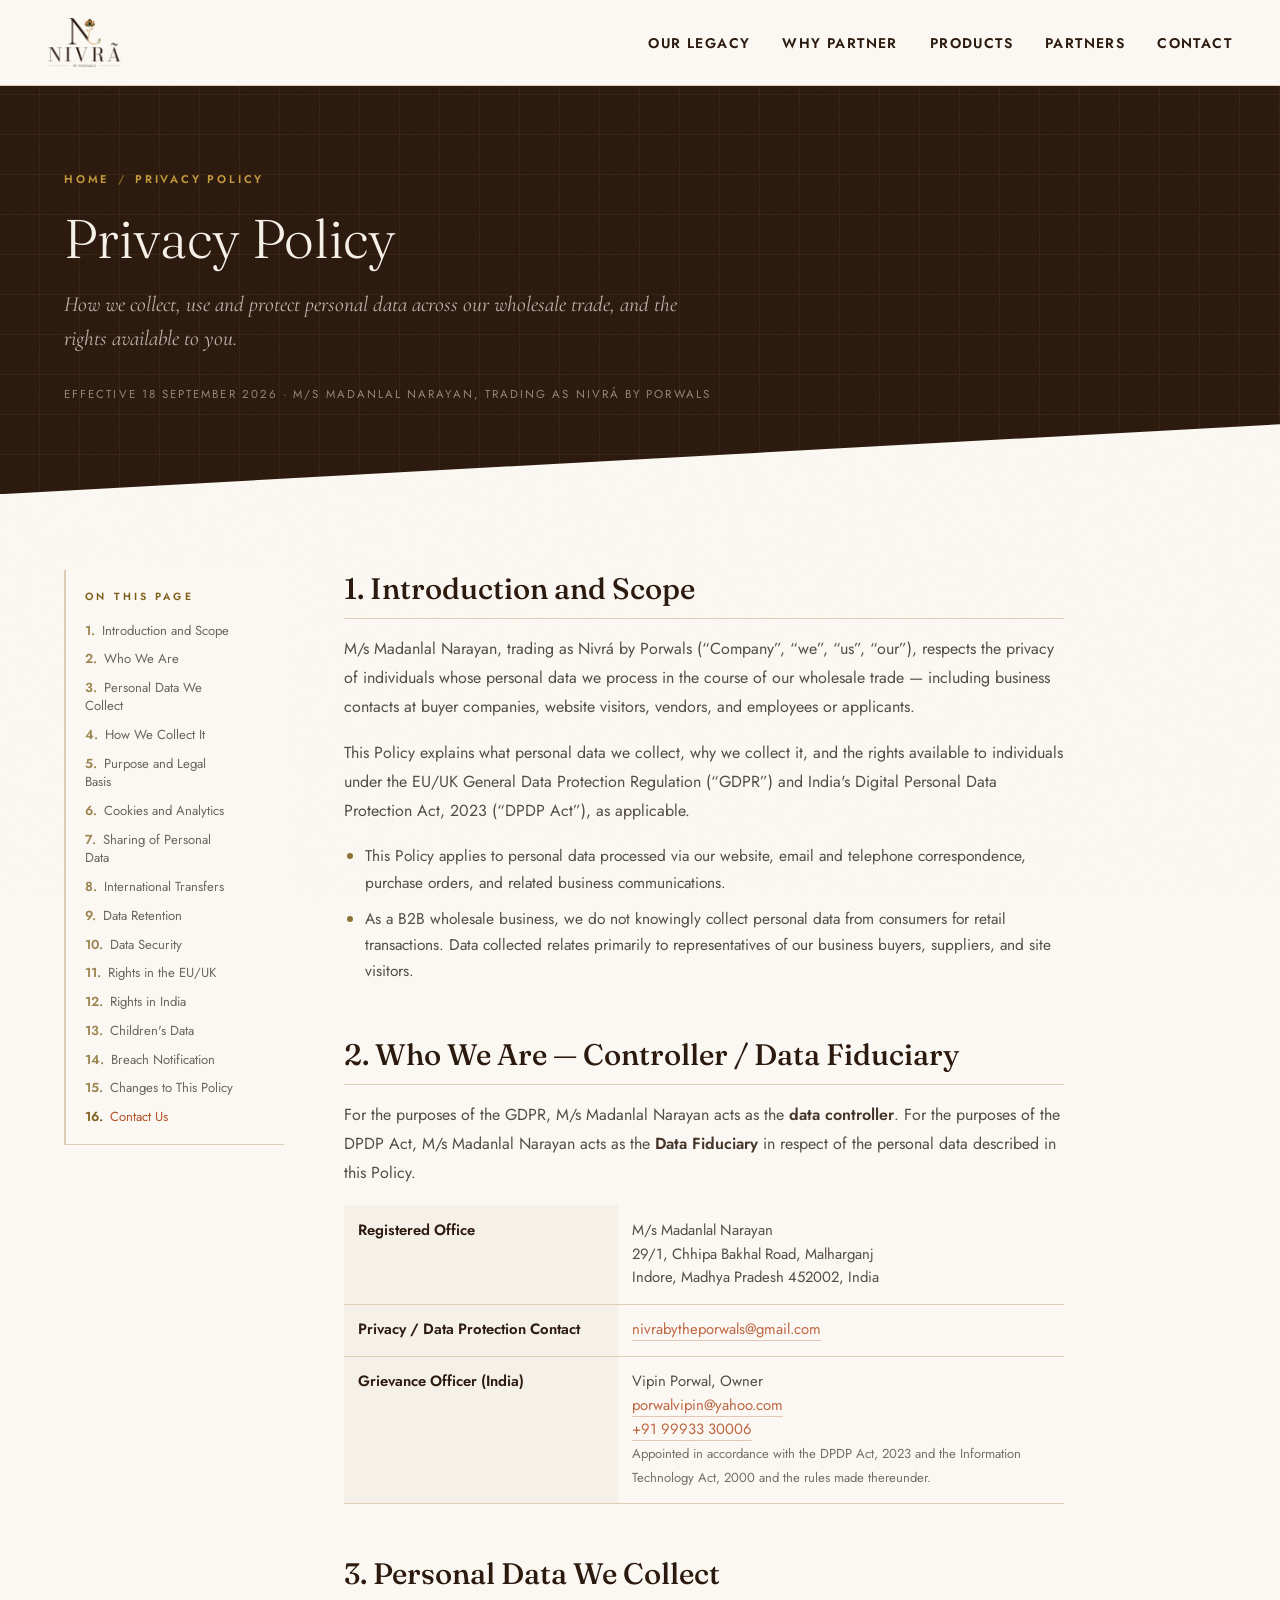
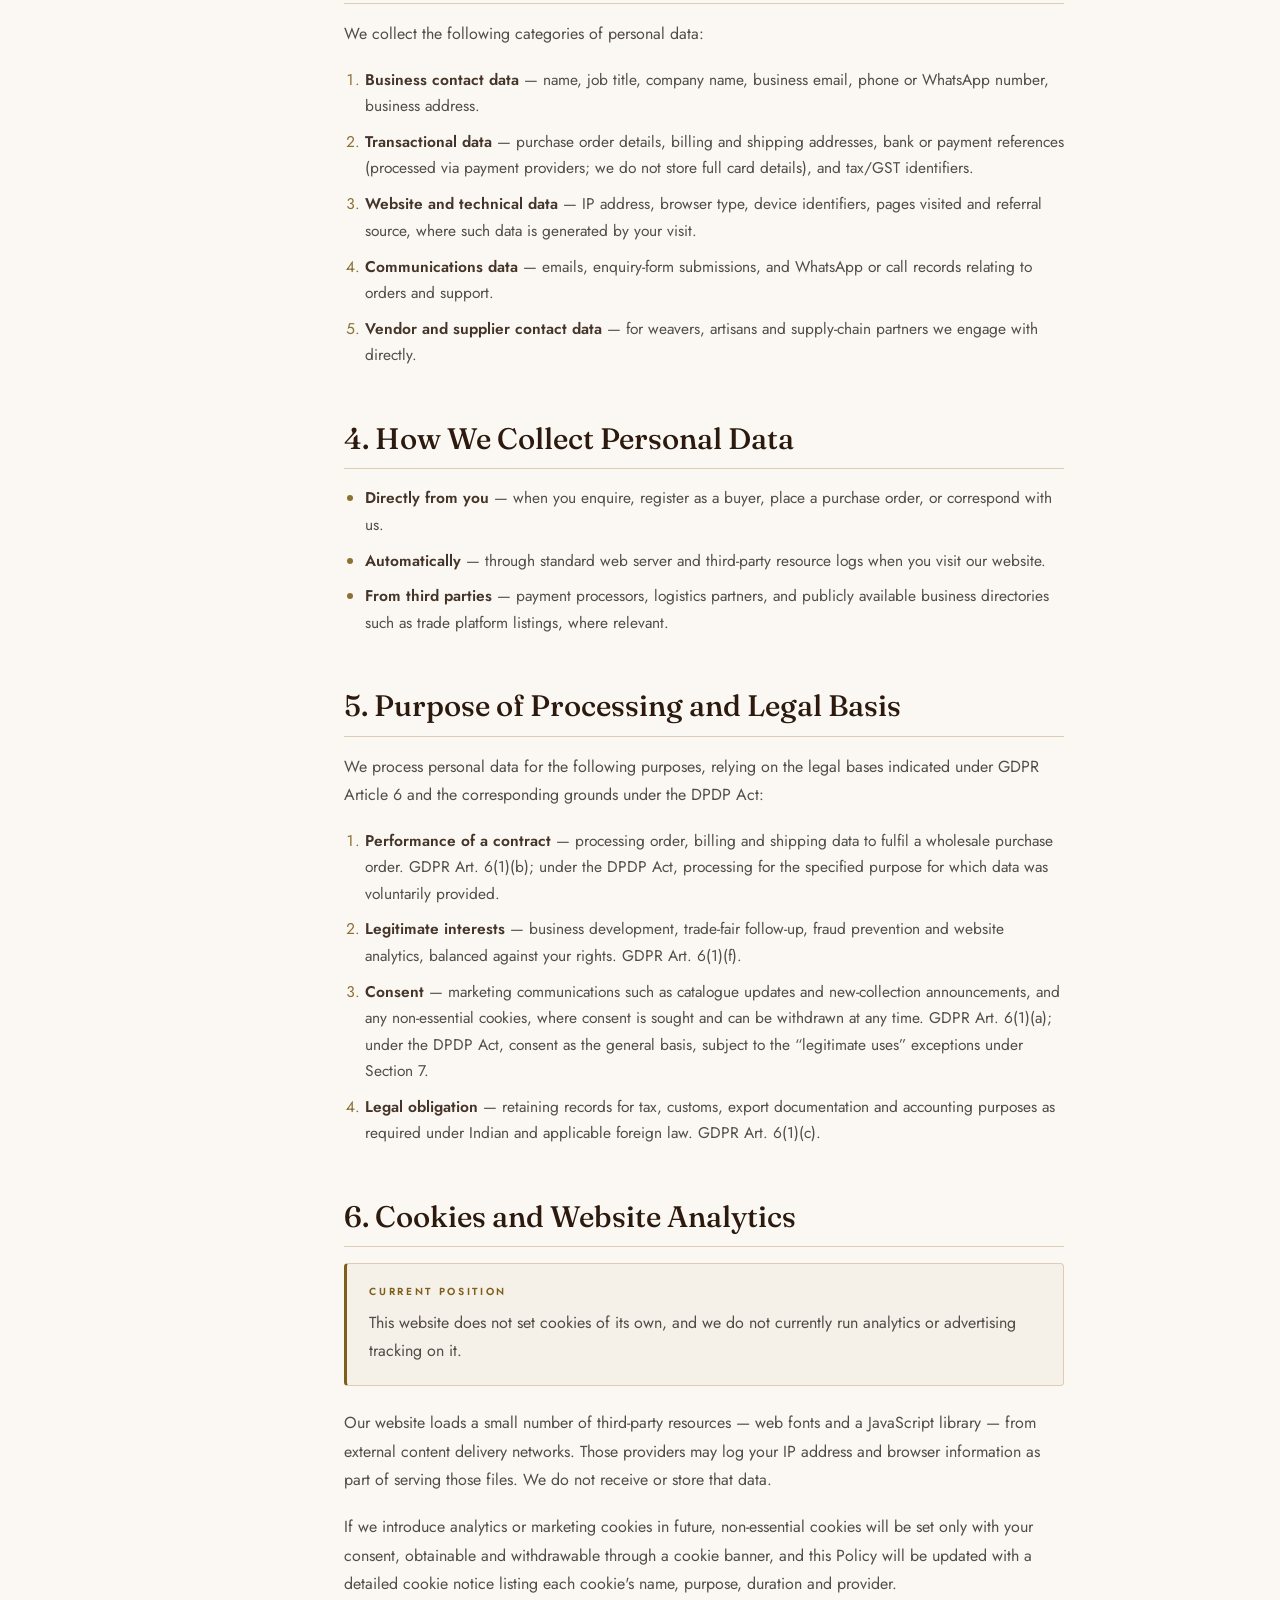
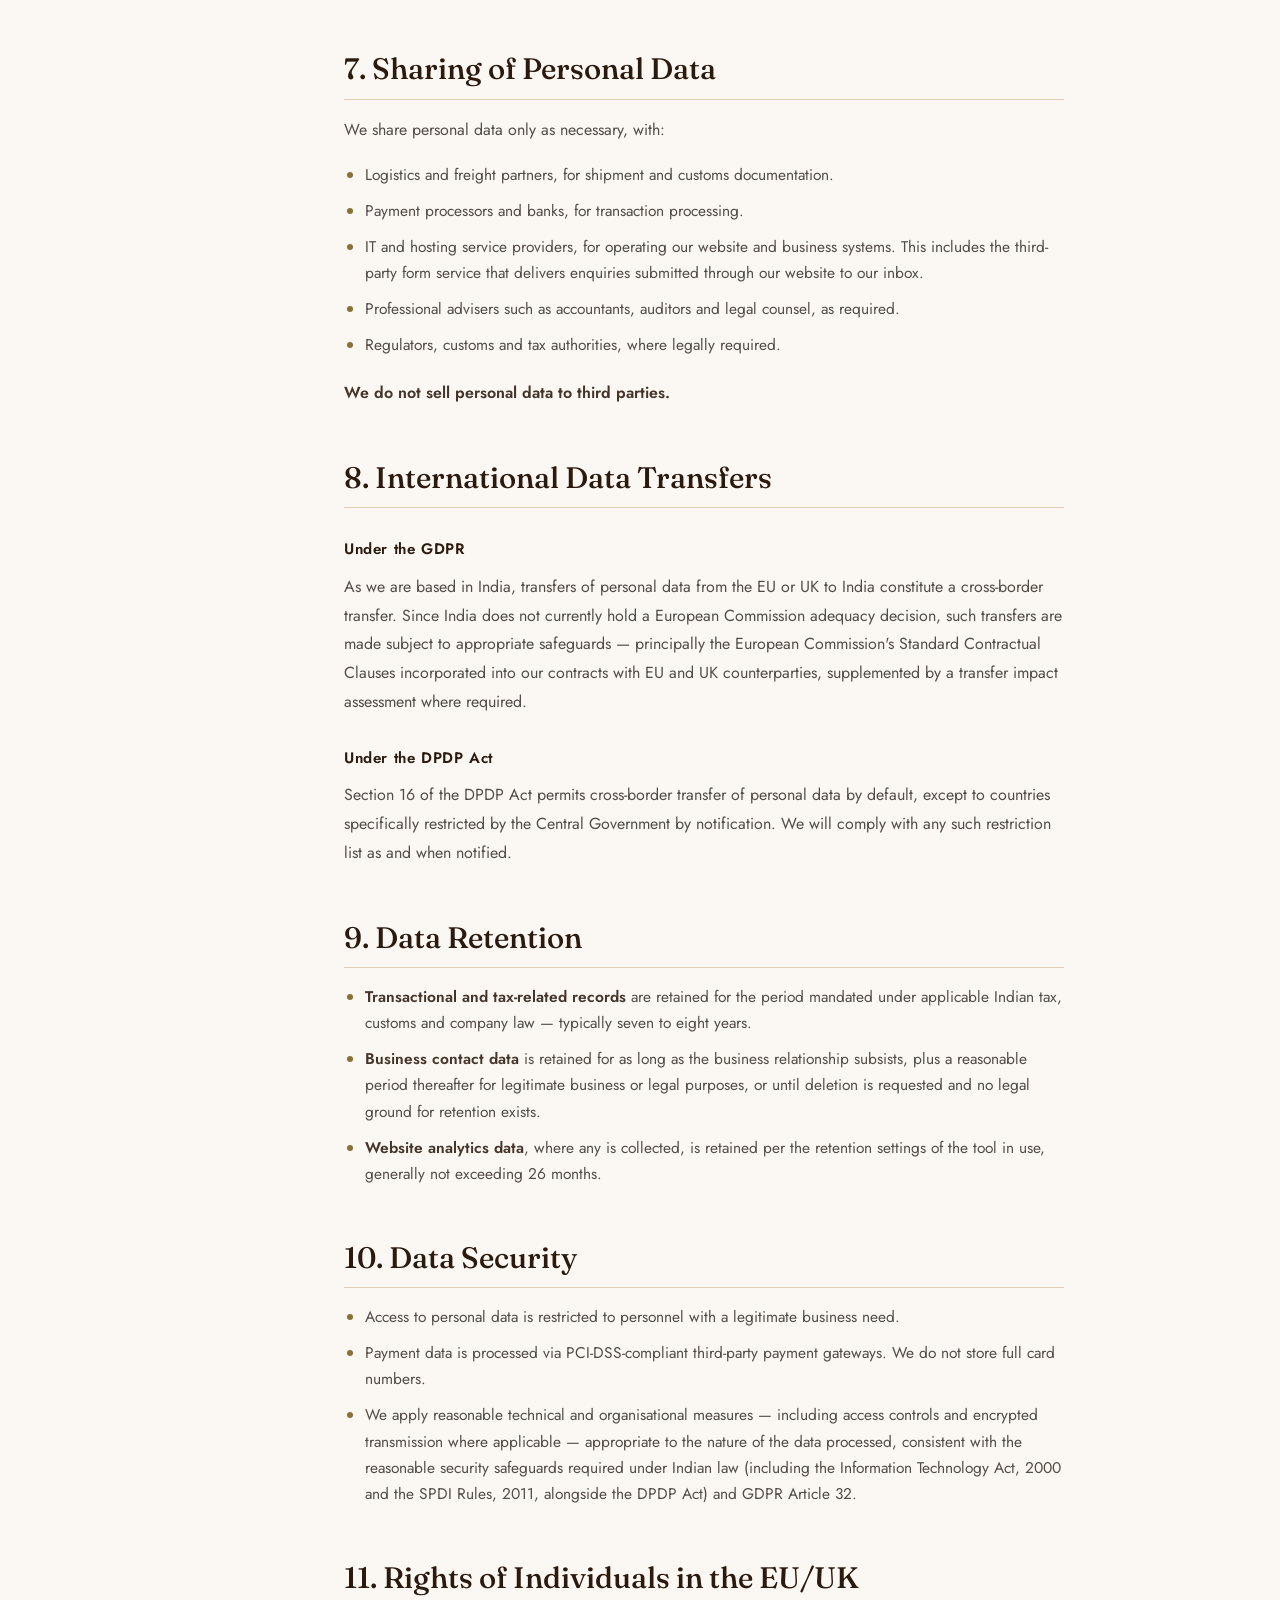
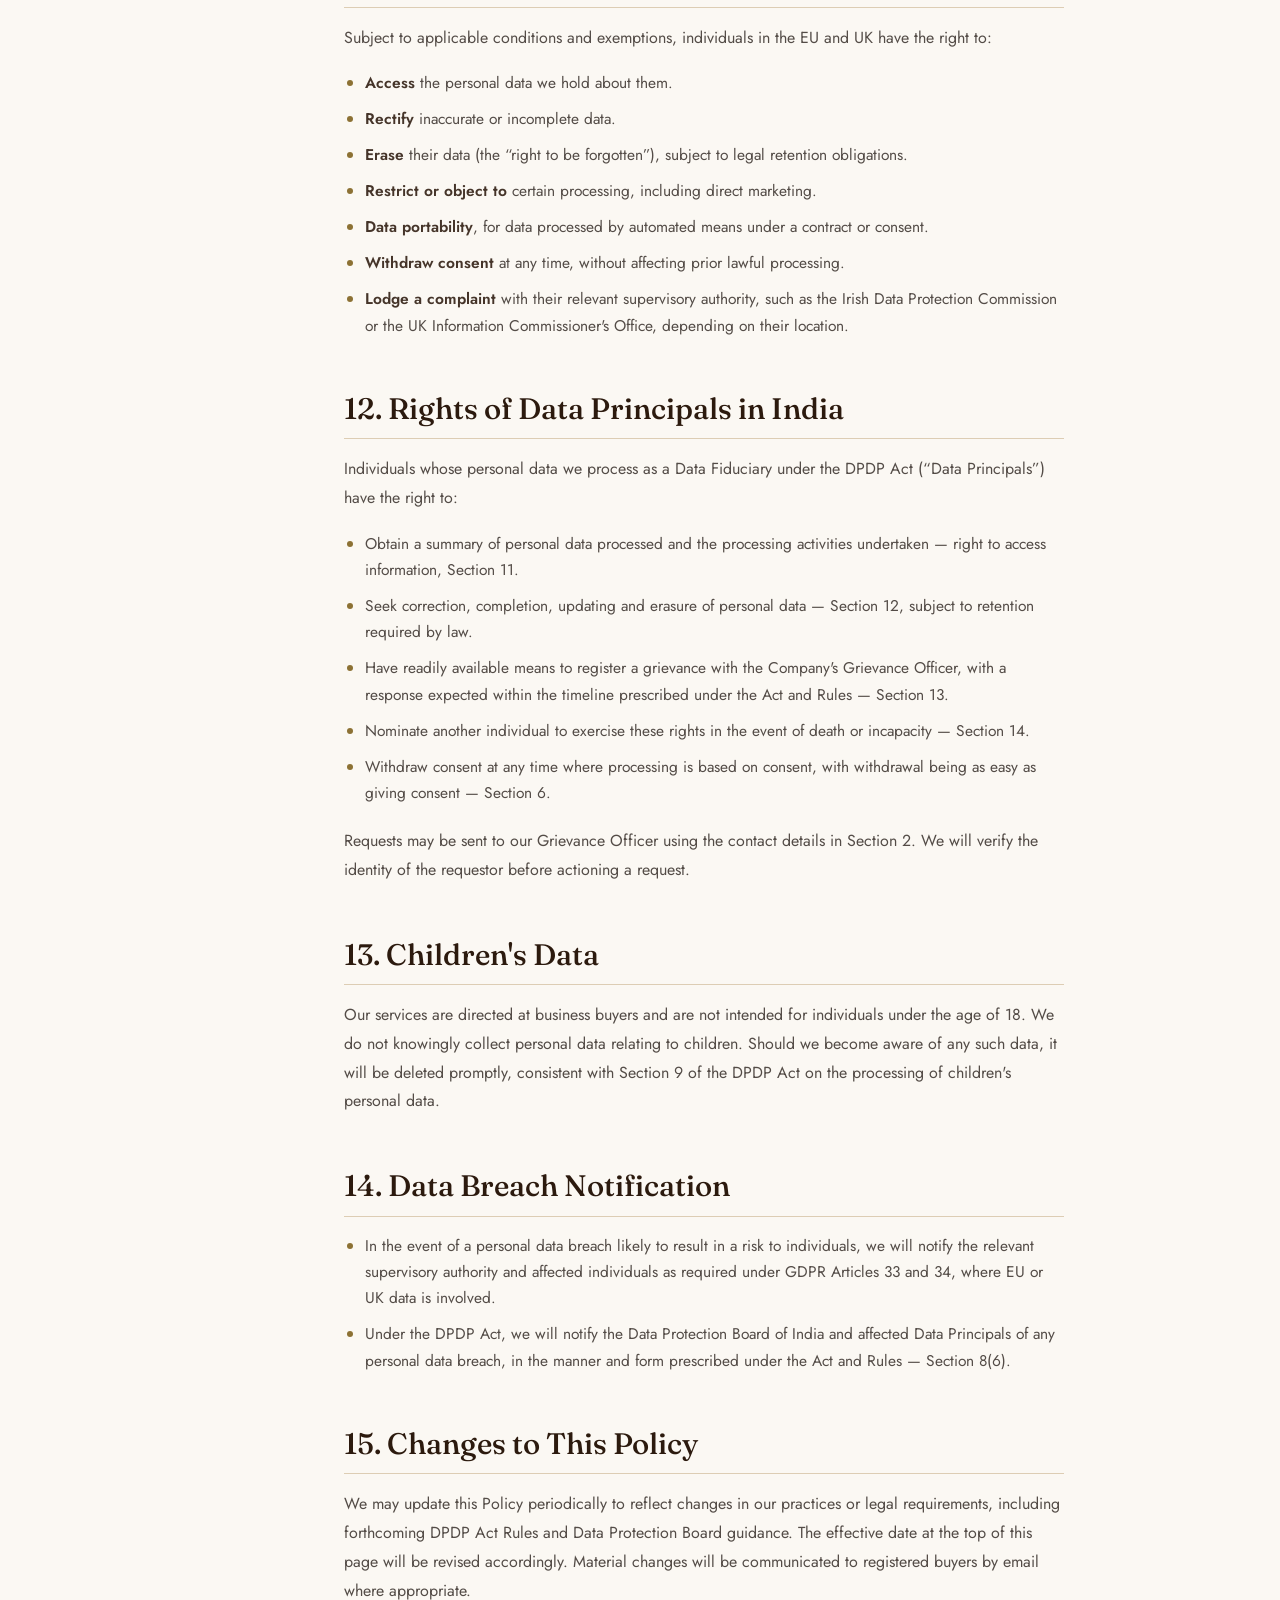
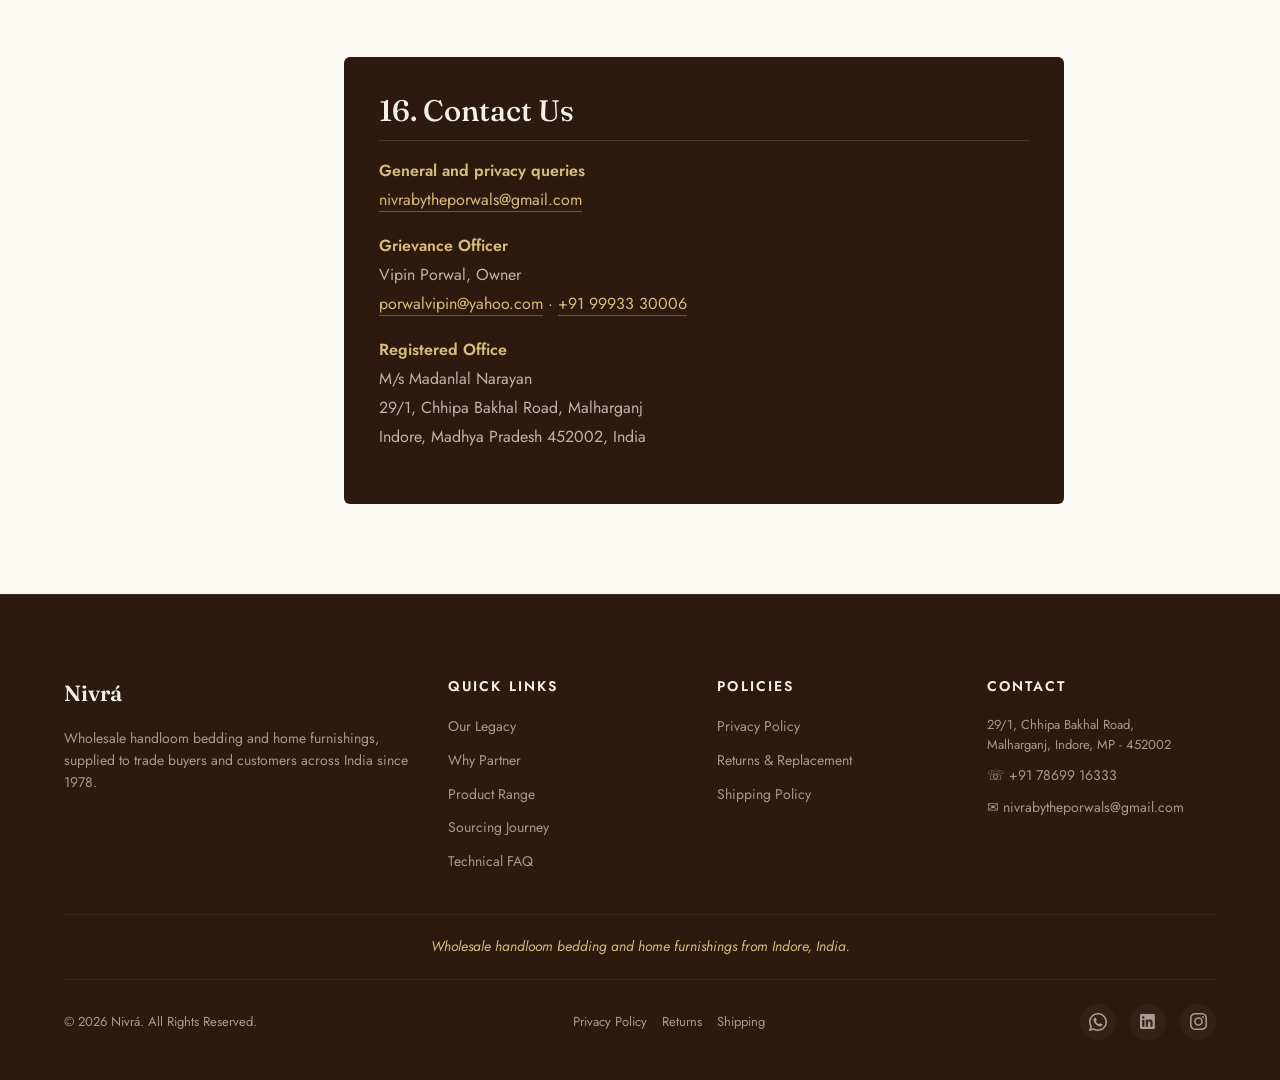
<file: privacy-policy.html>
<!DOCTYPE html>
<html lang="en">
<head>
<meta charset="UTF-8">
<meta name="viewport" content="width=device-width, initial-scale=1.0">
<meta name="format-detection" content="telephone=no" />

<title>Privacy Policy | Nivrá by Porwals</title>
<meta name="description" content="How M/s Madanlal Narayan, trading as Nivrá by Porwals, collects and processes personal data under the GDPR and India's DPDP Act, 2023.">
<meta name="robots" content="index, follow">
<link rel="canonical" href="https://www.theporwals.com/privacy-policy.html">

<link rel="icon" type="image/png" href="./nivra-favicon.png">
<link rel="apple-touch-icon" href="./nivra-favicon.png">
<meta name="theme-color" content="#2C1A0E">

<meta property="og:type" content="website">
<meta property="og:site_name" content="Nivrá by Porwals">
<meta property="og:url" content="https://www.theporwals.com/privacy-policy.html">
<meta property="og:title" content="Privacy Policy | Nivrá by Porwals">
<meta property="og:description" content="How we collect and process personal data under the GDPR and India's DPDP Act, 2023.">
<meta property="og:image" content="https://www.theporwals.com/og-image.jpg">
<meta property="og:locale" content="en_IN">

<link rel="preconnect" href="https://fonts.googleapis.com">
<link rel="preconnect" href="https://fonts.gstatic.com" crossorigin>
<link rel="stylesheet" href="https://fonts.googleapis.com/css2?family=Cormorant+Garamond:ital,wght@0,300;0,400;0,500;1,300;1,400&family=Jost:wght@400;500;600;700&family=Fraunces:ital,wght@0,300;0,400;0,500;0,600;1,400&display=swap"
      media="print" onload="this.media='all'; this.onload=null;">
<noscript><link rel="stylesheet" href="https://fonts.googleapis.com/css2?family=Cormorant+Garamond:ital,wght@0,300;0,400;0,500;1,300;1,400&family=Jost:wght@400;500;600;700&family=Fraunces:ital,wght@0,300;0,400;0,500;0,600;1,400&display=swap"></noscript>

<link rel="stylesheet" href="./legal.css">
</head>
<body>

<a class="skip-link" href="#main">Skip to content</a>
<div id="sidebarOverlay" class="sidebar-overlay"></div>

<nav id="navbar">
  <a href="./index.html" class="nav-brand-container" aria-label="Nivrá by Porwals — home">
    <img src="./Nivra.png" alt="Nivrá by Porwals" width="160" height="50" style="height:50px; width:auto;">
  </a>

  <ul class="nav-links" id="primary-nav">
    <li><a href="./index.html#legacy">Our Legacy</a></li>
    <li><a href="./index.html#why-partner">Why Partner</a></li>
    <li><a href="./index.html#products">Products</a></li>
    <li><a href="./index.html#testimonials">Partners</a></li>
    <li><a href="./index.html#contact">Contact</a></li>
  </ul>

  <button class="mobile-menu-btn" aria-label="Toggle navigation menu"
          aria-expanded="false" aria-controls="primary-nav" id="menuToggleBtn">
    <svg id="icon-hamburger" width="24" height="20" viewBox="0 0 24 20" fill="none" stroke="currentColor" stroke-width="2" aria-hidden="true">
      <path d="M2 2h20M2 10h20M2 18h20"/>
    </svg>
    <svg id="icon-close" width="24" height="24" viewBox="0 0 24 24" fill="none" stroke="currentColor" stroke-width="2" stroke-linecap="round" aria-hidden="true">
      <line x1="18" y1="6" x2="6" y2="18"></line><line x1="6" y1="6" x2="18" y2="18"></line>
    </svg>
  </button>
</nav>

<header class="page-header">
  <div class="page-header-weave" aria-hidden="true"></div>
  <div class="wrap">
    <p class="breadcrumb"><a href="./index.html">Home</a><span>/</span>Privacy Policy</p>
    <h1>Privacy Policy</h1>
    <p class="lede">How we collect, use and protect personal data across our wholesale trade, and the rights available to you.</p>
    <p class="page-meta">Effective 18 September 2026 · M/s Madanlal Narayan, trading as Nivrá by Porwals</p>
  </div>
  <div class="page-header-diagonal" aria-hidden="true"></div>
</header>

<div class="page-body">
  <div class="wrap page-layout">

    <nav class="toc" aria-label="On this page">
      <h2>On this page</h2>
      <ol>
        <li><a href="#scope">Introduction and Scope</a></li>
        <li><a href="#controller">Who We Are</a></li>
        <li><a href="#data">Personal Data We Collect</a></li>
        <li><a href="#collection">How We Collect It</a></li>
        <li><a href="#purpose">Purpose and Legal Basis</a></li>
        <li><a href="#cookies">Cookies and Analytics</a></li>
        <li><a href="#sharing">Sharing of Personal Data</a></li>
        <li><a href="#transfers">International Transfers</a></li>
        <li><a href="#retention">Data Retention</a></li>
        <li><a href="#security">Data Security</a></li>
        <li><a href="#gdpr">Rights in the EU/UK</a></li>
        <li><a href="#dpdp">Rights in India</a></li>
        <li><a href="#children">Children's Data</a></li>
        <li><a href="#breach">Breach Notification</a></li>
        <li><a href="#changes">Changes to This Policy</a></li>
        <li><a href="#contact">Contact Us</a></li>
      </ol>
    </nav>

    <main class="doc" id="main">

      <section id="scope">
        <h2>1. Introduction and Scope</h2>
        <p>M/s Madanlal Narayan, trading as Nivrá by Porwals (&ldquo;Company&rdquo;, &ldquo;we&rdquo;, &ldquo;us&rdquo;, &ldquo;our&rdquo;), respects the privacy of individuals whose personal data we process in the course of our wholesale trade &mdash; including business contacts at buyer companies, website visitors, vendors, and employees or applicants.</p>
        <p>This Policy explains what personal data we collect, why we collect it, and the rights available to individuals under the EU/UK General Data Protection Regulation (&ldquo;GDPR&rdquo;) and India's Digital Personal Data Protection Act, 2023 (&ldquo;DPDP Act&rdquo;), as applicable.</p>
        <ul>
          <li>This Policy applies to personal data processed via our website, email and telephone correspondence, purchase orders, and related business communications.</li>
          <li>As a B2B wholesale business, we do not knowingly collect personal data from consumers for retail transactions. Data collected relates primarily to representatives of our business buyers, suppliers, and site visitors.</li>
        </ul>
      </section>

      <section id="controller">
        <h2>2. Who We Are &mdash; Controller / Data Fiduciary</h2>
        <p>For the purposes of the GDPR, M/s Madanlal Narayan acts as the <strong>data controller</strong>. For the purposes of the DPDP Act, M/s Madanlal Narayan acts as the <strong>Data Fiduciary</strong> in respect of the personal data described in this Policy.</p>
        <table class="term-table">
          <tbody>
            <tr>
              <th scope="row">Registered Office</th>
              <td>M/s Madanlal Narayan<br>29/1, Chhipa Bakhal Road, Malharganj<br>Indore, Madhya Pradesh 452002, India</td>
            </tr>
            <tr>
              <th scope="row">Privacy / Data Protection Contact</th>
              <td><a href="mailto:nivrabytheporwals@gmail.com">nivrabytheporwals@gmail.com</a></td>
            </tr>
            <tr>
              <th scope="row">Grievance Officer (India)</th>
              <td>Vipin Porwal, Owner<br>
                  <a href="mailto:porwalvipin@yahoo.com">porwalvipin@yahoo.com</a><br>
                  <a href="tel:+919993330006">+91 99933 30006</a><br>
                  <span style="font-size:0.88em; opacity:0.8;">Appointed in accordance with the DPDP Act, 2023 and the Information Technology Act, 2000 and the rules made thereunder.</span></td>
            </tr>
          </tbody>
        </table>
      </section>

      <section id="data">
        <h2>3. Personal Data We Collect</h2>
        <p>We collect the following categories of personal data:</p>
        <ol>
          <li><strong>Business contact data</strong> &mdash; name, job title, company name, business email, phone or WhatsApp number, business address.</li>
          <li><strong>Transactional data</strong> &mdash; purchase order details, billing and shipping addresses, bank or payment references (processed via payment providers; we do not store full card details), and tax/GST identifiers.</li>
          <li><strong>Website and technical data</strong> &mdash; IP address, browser type, device identifiers, pages visited and referral source, where such data is generated by your visit.</li>
          <li><strong>Communications data</strong> &mdash; emails, enquiry-form submissions, and WhatsApp or call records relating to orders and support.</li>
          <li><strong>Vendor and supplier contact data</strong> &mdash; for weavers, artisans and supply-chain partners we engage with directly.</li>
        </ol>
      </section>

      <section id="collection">
        <h2>4. How We Collect Personal Data</h2>
        <ul>
          <li><strong>Directly from you</strong> &mdash; when you enquire, register as a buyer, place a purchase order, or correspond with us.</li>
          <li><strong>Automatically</strong> &mdash; through standard web server and third-party resource logs when you visit our website.</li>
          <li><strong>From third parties</strong> &mdash; payment processors, logistics partners, and publicly available business directories such as trade platform listings, where relevant.</li>
        </ul>
      </section>

      <section id="purpose">
        <h2>5. Purpose of Processing and Legal Basis</h2>
        <p>We process personal data for the following purposes, relying on the legal bases indicated under GDPR Article 6 and the corresponding grounds under the DPDP Act:</p>
        <ol>
          <li><strong>Performance of a contract</strong> &mdash; processing order, billing and shipping data to fulfil a wholesale purchase order. GDPR Art. 6(1)(b); under the DPDP Act, processing for the specified purpose for which data was voluntarily provided.</li>
          <li><strong>Legitimate interests</strong> &mdash; business development, trade-fair follow-up, fraud prevention and website analytics, balanced against your rights. GDPR Art. 6(1)(f).</li>
          <li><strong>Consent</strong> &mdash; marketing communications such as catalogue updates and new-collection announcements, and any non-essential cookies, where consent is sought and can be withdrawn at any time. GDPR Art. 6(1)(a); under the DPDP Act, consent as the general basis, subject to the &ldquo;legitimate uses&rdquo; exceptions under Section 7.</li>
          <li><strong>Legal obligation</strong> &mdash; retaining records for tax, customs, export documentation and accounting purposes as required under Indian and applicable foreign law. GDPR Art. 6(1)(c).</li>
        </ol>
      </section>

      <section id="cookies">
        <h2>6. Cookies and Website Analytics</h2>
        <div class="callout">
          <span class="callout-label">Current position</span>
          <p>This website does not set cookies of its own, and we do not currently run analytics or advertising tracking on it.</p>
        </div>
        <p>Our website loads a small number of third-party resources &mdash; web fonts and a JavaScript library &mdash; from external content delivery networks. Those providers may log your IP address and browser information as part of serving those files. We do not receive or store that data.</p>
        <p>If we introduce analytics or marketing cookies in future, non-essential cookies will be set only with your consent, obtainable and withdrawable through a cookie banner, and this Policy will be updated with a detailed cookie notice listing each cookie's name, purpose, duration and provider.</p>
      </section>

      <section id="sharing">
        <h2>7. Sharing of Personal Data</h2>
        <p>We share personal data only as necessary, with:</p>
        <ul>
          <li>Logistics and freight partners, for shipment and customs documentation.</li>
          <li>Payment processors and banks, for transaction processing.</li>
          <li>IT and hosting service providers, for operating our website and business systems. This includes the third-party form service that delivers enquiries submitted through our website to our inbox.</li>
          <li>Professional advisers such as accountants, auditors and legal counsel, as required.</li>
          <li>Regulators, customs and tax authorities, where legally required.</li>
        </ul>
        <p><strong>We do not sell personal data to third parties.</strong></p>
      </section>

      <section id="transfers">
        <h2>8. International Data Transfers</h2>
        <h3>Under the GDPR</h3>
        <p>As we are based in India, transfers of personal data from the EU or UK to India constitute a cross-border transfer. Since India does not currently hold a European Commission adequacy decision, such transfers are made subject to appropriate safeguards &mdash; principally the European Commission's Standard Contractual Clauses incorporated into our contracts with EU and UK counterparties, supplemented by a transfer impact assessment where required.</p>
        <h3>Under the DPDP Act</h3>
        <p>Section 16 of the DPDP Act permits cross-border transfer of personal data by default, except to countries specifically restricted by the Central Government by notification. We will comply with any such restriction list as and when notified.</p>
      </section>

      <section id="retention">
        <h2>9. Data Retention</h2>
        <ul>
          <li><strong>Transactional and tax-related records</strong> are retained for the period mandated under applicable Indian tax, customs and company law &mdash; typically seven to eight years.</li>
          <li><strong>Business contact data</strong> is retained for as long as the business relationship subsists, plus a reasonable period thereafter for legitimate business or legal purposes, or until deletion is requested and no legal ground for retention exists.</li>
          <li><strong>Website analytics data</strong>, where any is collected, is retained per the retention settings of the tool in use, generally not exceeding 26 months.</li>
        </ul>
      </section>

      <section id="security">
        <h2>10. Data Security</h2>
        <ul>
          <li>Access to personal data is restricted to personnel with a legitimate business need.</li>
          <li>Payment data is processed via PCI-DSS-compliant third-party payment gateways. We do not store full card numbers.</li>
          <li>We apply reasonable technical and organisational measures &mdash; including access controls and encrypted transmission where applicable &mdash; appropriate to the nature of the data processed, consistent with the reasonable security safeguards required under Indian law (including the Information Technology Act, 2000 and the SPDI Rules, 2011, alongside the DPDP Act) and GDPR Article 32.</li>
        </ul>
      </section>

      <section id="gdpr">
        <h2>11. Rights of Individuals in the EU/UK</h2>
        <p>Subject to applicable conditions and exemptions, individuals in the EU and UK have the right to:</p>
        <ul>
          <li><strong>Access</strong> the personal data we hold about them.</li>
          <li><strong>Rectify</strong> inaccurate or incomplete data.</li>
          <li><strong>Erase</strong> their data (the &ldquo;right to be forgotten&rdquo;), subject to legal retention obligations.</li>
          <li><strong>Restrict or object to</strong> certain processing, including direct marketing.</li>
          <li><strong>Data portability</strong>, for data processed by automated means under a contract or consent.</li>
          <li><strong>Withdraw consent</strong> at any time, without affecting prior lawful processing.</li>
          <li><strong>Lodge a complaint</strong> with their relevant supervisory authority, such as the Irish Data Protection Commission or the UK Information Commissioner's Office, depending on their location.</li>
        </ul>
      </section>

      <section id="dpdp">
        <h2>12. Rights of Data Principals in India</h2>
        <p>Individuals whose personal data we process as a Data Fiduciary under the DPDP Act (&ldquo;Data Principals&rdquo;) have the right to:</p>
        <ul>
          <li>Obtain a summary of personal data processed and the processing activities undertaken &mdash; right to access information, Section 11.</li>
          <li>Seek correction, completion, updating and erasure of personal data &mdash; Section 12, subject to retention required by law.</li>
          <li>Have readily available means to register a grievance with the Company's Grievance Officer, with a response expected within the timeline prescribed under the Act and Rules &mdash; Section 13.</li>
          <li>Nominate another individual to exercise these rights in the event of death or incapacity &mdash; Section 14.</li>
          <li>Withdraw consent at any time where processing is based on consent, with withdrawal being as easy as giving consent &mdash; Section 6.</li>
        </ul>
        <p>Requests may be sent to our Grievance Officer using the contact details in Section 2. We will verify the identity of the requestor before actioning a request.</p>
      </section>

      <section id="children">
        <h2>13. Children's Data</h2>
        <p>Our services are directed at business buyers and are not intended for individuals under the age of 18. We do not knowingly collect personal data relating to children. Should we become aware of any such data, it will be deleted promptly, consistent with Section 9 of the DPDP Act on the processing of children's personal data.</p>
      </section>

      <section id="breach">
        <h2>14. Data Breach Notification</h2>
        <ul>
          <li>In the event of a personal data breach likely to result in a risk to individuals, we will notify the relevant supervisory authority and affected individuals as required under GDPR Articles 33 and 34, where EU or UK data is involved.</li>
          <li>Under the DPDP Act, we will notify the Data Protection Board of India and affected Data Principals of any personal data breach, in the manner and form prescribed under the Act and Rules &mdash; Section 8(6).</li>
        </ul>
      </section>

      <section id="changes">
        <h2>15. Changes to This Policy</h2>
        <p>We may update this Policy periodically to reflect changes in our practices or legal requirements, including forthcoming DPDP Act Rules and Data Protection Board guidance. The effective date at the top of this page will be revised accordingly. Material changes will be communicated to registered buyers by email where appropriate.</p>
      </section>

      <section id="contact" class="doc-contact">
        <h2>16. Contact Us</h2>
        <p><strong style="color:var(--gold-soft);">General and privacy queries</strong><br>
          <a href="mailto:nivrabytheporwals@gmail.com">nivrabytheporwals@gmail.com</a></p>
        <p><strong style="color:var(--gold-soft);">Grievance Officer</strong><br>
          Vipin Porwal, Owner<br>
          <a href="mailto:porwalvipin@yahoo.com">porwalvipin@yahoo.com</a> &middot;
          <a href="tel:+919993330006">+91 99933 30006</a></p>
        <p><strong style="color:var(--gold-soft);">Registered Office</strong><br>
          M/s Madanlal Narayan<br>
          29/1, Chhipa Bakhal Road, Malharganj<br>
          Indore, Madhya Pradesh 452002, India</p>
      </section>

    </main>
  </div>
</div>

<footer class="corporate-landscape-footer">
  <div class="wrap">
    <div class="landscape-footer-grid">
      <div class="landscape-footer-column">
        <h3 style="font-family:'Fraunces','Cormorant Garamond',serif; font-size:22px; text-transform:none; letter-spacing:0; margin-bottom:14px;">Nivrá</h3>
        <p>Wholesale handloom bedding and home furnishings, supplied to trade buyers and customers across India since 1978.</p>
      </div>
      <div class="landscape-footer-column">
        <h3>Quick Links</h3>
        <ul class="landscape-footer-links-list">
          <li><a href="./index.html#legacy">Our Legacy</a></li>
          <li><a href="./index.html#why-partner">Why Partner</a></li>
          <li><a href="./index.html#products">Product Range</a></li>
          <li><a href="./index.html#how-it-works">Sourcing Journey</a></li>
          <li><a href="./index.html#faq-matrix">Technical FAQ</a></li>
        </ul>
      </div>
      <div class="landscape-footer-column">
        <h3>Policies</h3>
        <ul class="landscape-footer-links-list">
          <li><a href="./privacy-policy.html" aria-current="page">Privacy Policy</a></li>
          <li><a href="./returns.html">Returns &amp; Replacement</a></li>
          <li><a href="./shipping.html">Shipping Policy</a></li>
        </ul>
      </div>
      <div class="landscape-footer-column">
        <h3>Contact</h3>
        <p style="font-size:13px; line-height:1.5; margin-bottom:10px;">
          29/1, Chhipa Bakhal Road,<br>Malharganj, Indore, MP - 452002
        </p>
        <p style="margin-bottom:10px;"><a href="tel:+917869916333" style="color:inherit; text-decoration:none;">☏ +91 78699 16333</a></p>
        <p><a href="mailto:nivrabytheporwals@gmail.com" style="color:inherit; text-decoration:none;">✉ nivrabytheporwals@gmail.com</a></p>
      </div>
    </div>

    <div class="landscape-footer-seo-sentence">
      Wholesale handloom bedding and home furnishings from Indore, India.
    </div>

    <div class="landscape-footer-bottom-bar">
      <div>© <span id="copyright-year">2026</span> Nivrá. All Rights Reserved.</div>
      <div style="display:flex; gap:15px;">
        <a href="./privacy-policy.html" style="color:inherit; text-decoration:none;">Privacy Policy</a>
        <a href="./returns.html" style="color:inherit; text-decoration:none;">Returns</a>
        <a href="./shipping.html" style="color:inherit; text-decoration:none;">Shipping</a>
      </div>
      <div class="landscape-footer-socials-matrix">
        <a href="https://wa.me/917869916333" target="_blank" rel="noopener" aria-label="Message Nivrá on WhatsApp" title="WhatsApp">
          <span class="social-icon social-icon--whatsapp" aria-hidden="true"></span>
        </a>
        <a href="https://www.linkedin.com/company/nivr%C3%A1-by-porwal-handloom-handicraft/" target="_blank" rel="noopener" aria-label="Nivrá by Porwal Handloom on LinkedIn" title="LinkedIn">
          <span class="social-icon social-icon--linkedin" aria-hidden="true"></span>
        </a>
        <a href="https://www.instagram.com/porwal.handloom" target="_blank" rel="noopener" aria-label="Porwal Handloom on Instagram" title="Instagram">
          <span class="social-icon social-icon--instagram" aria-hidden="true"></span>
        </a>
      </div>
    </div>
  </div>
</footer>

<script src="./legal.js"></script>
</body>
</html>
</file>
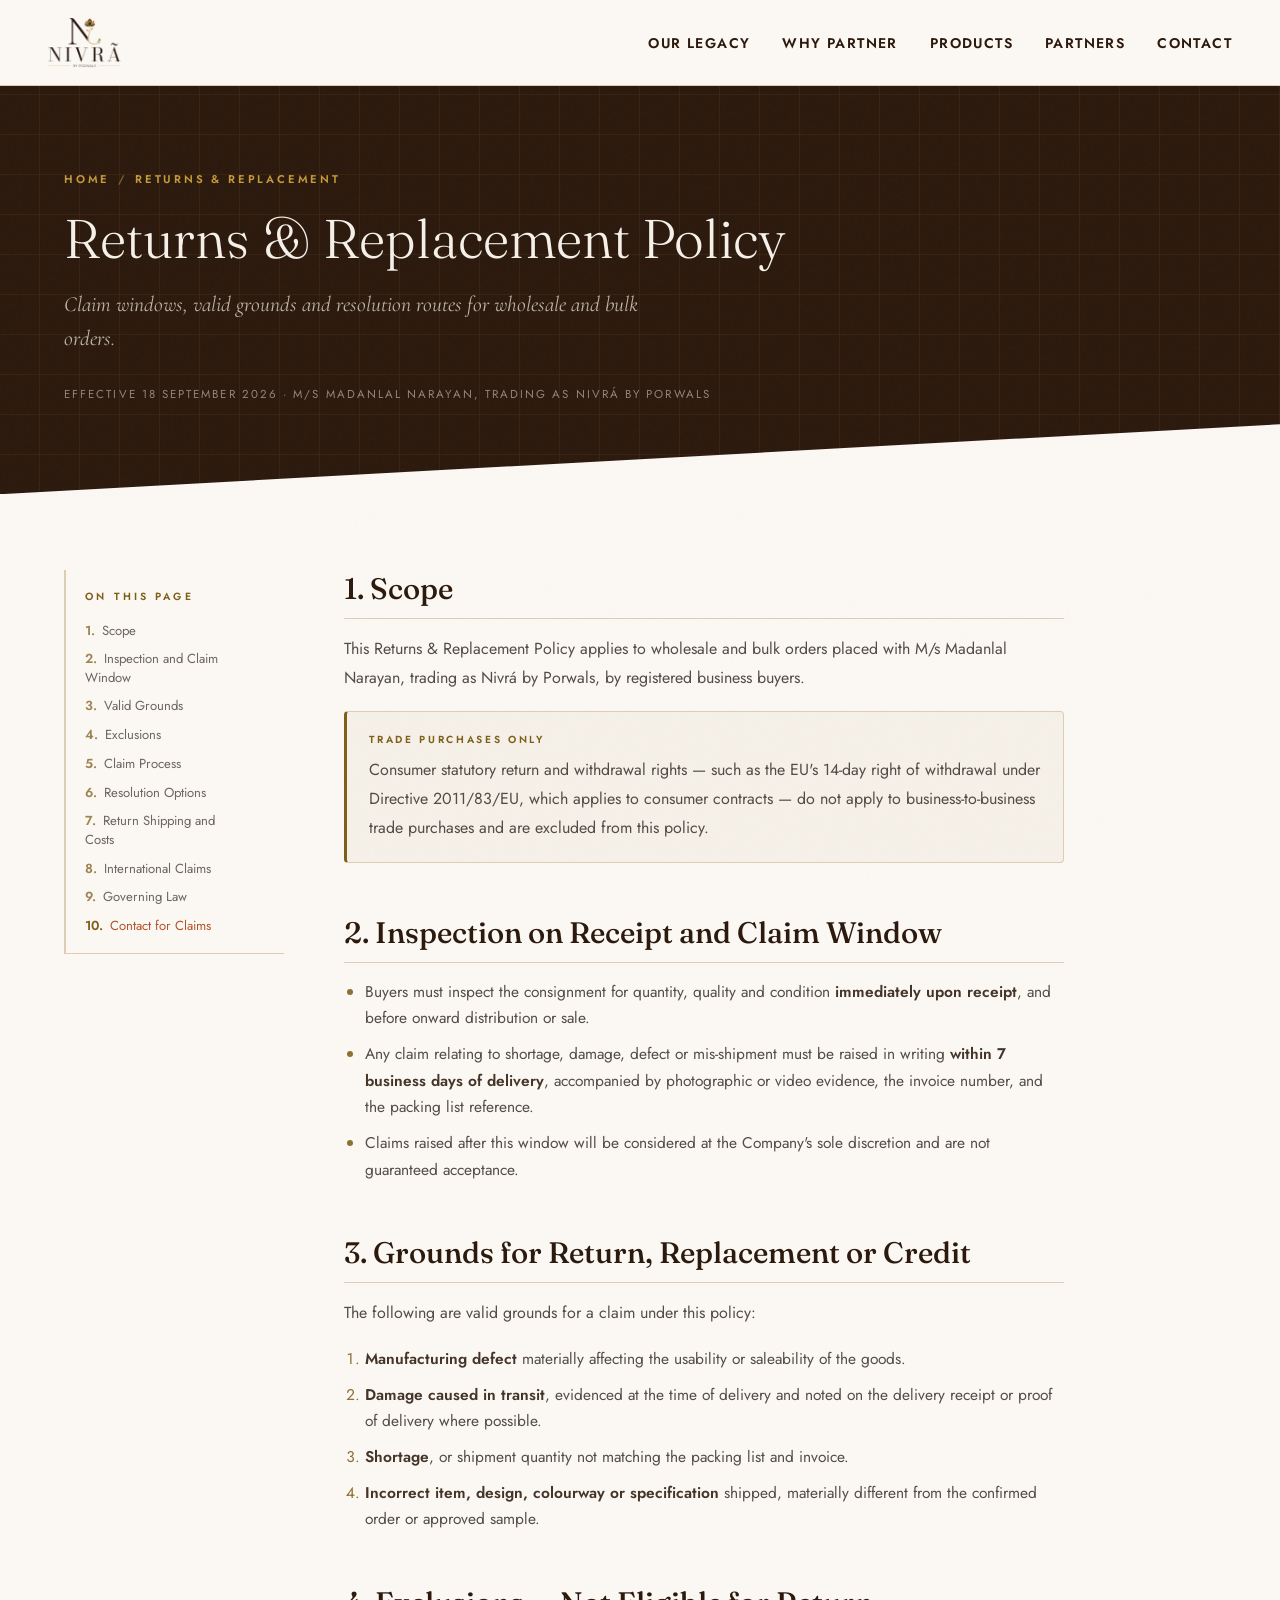
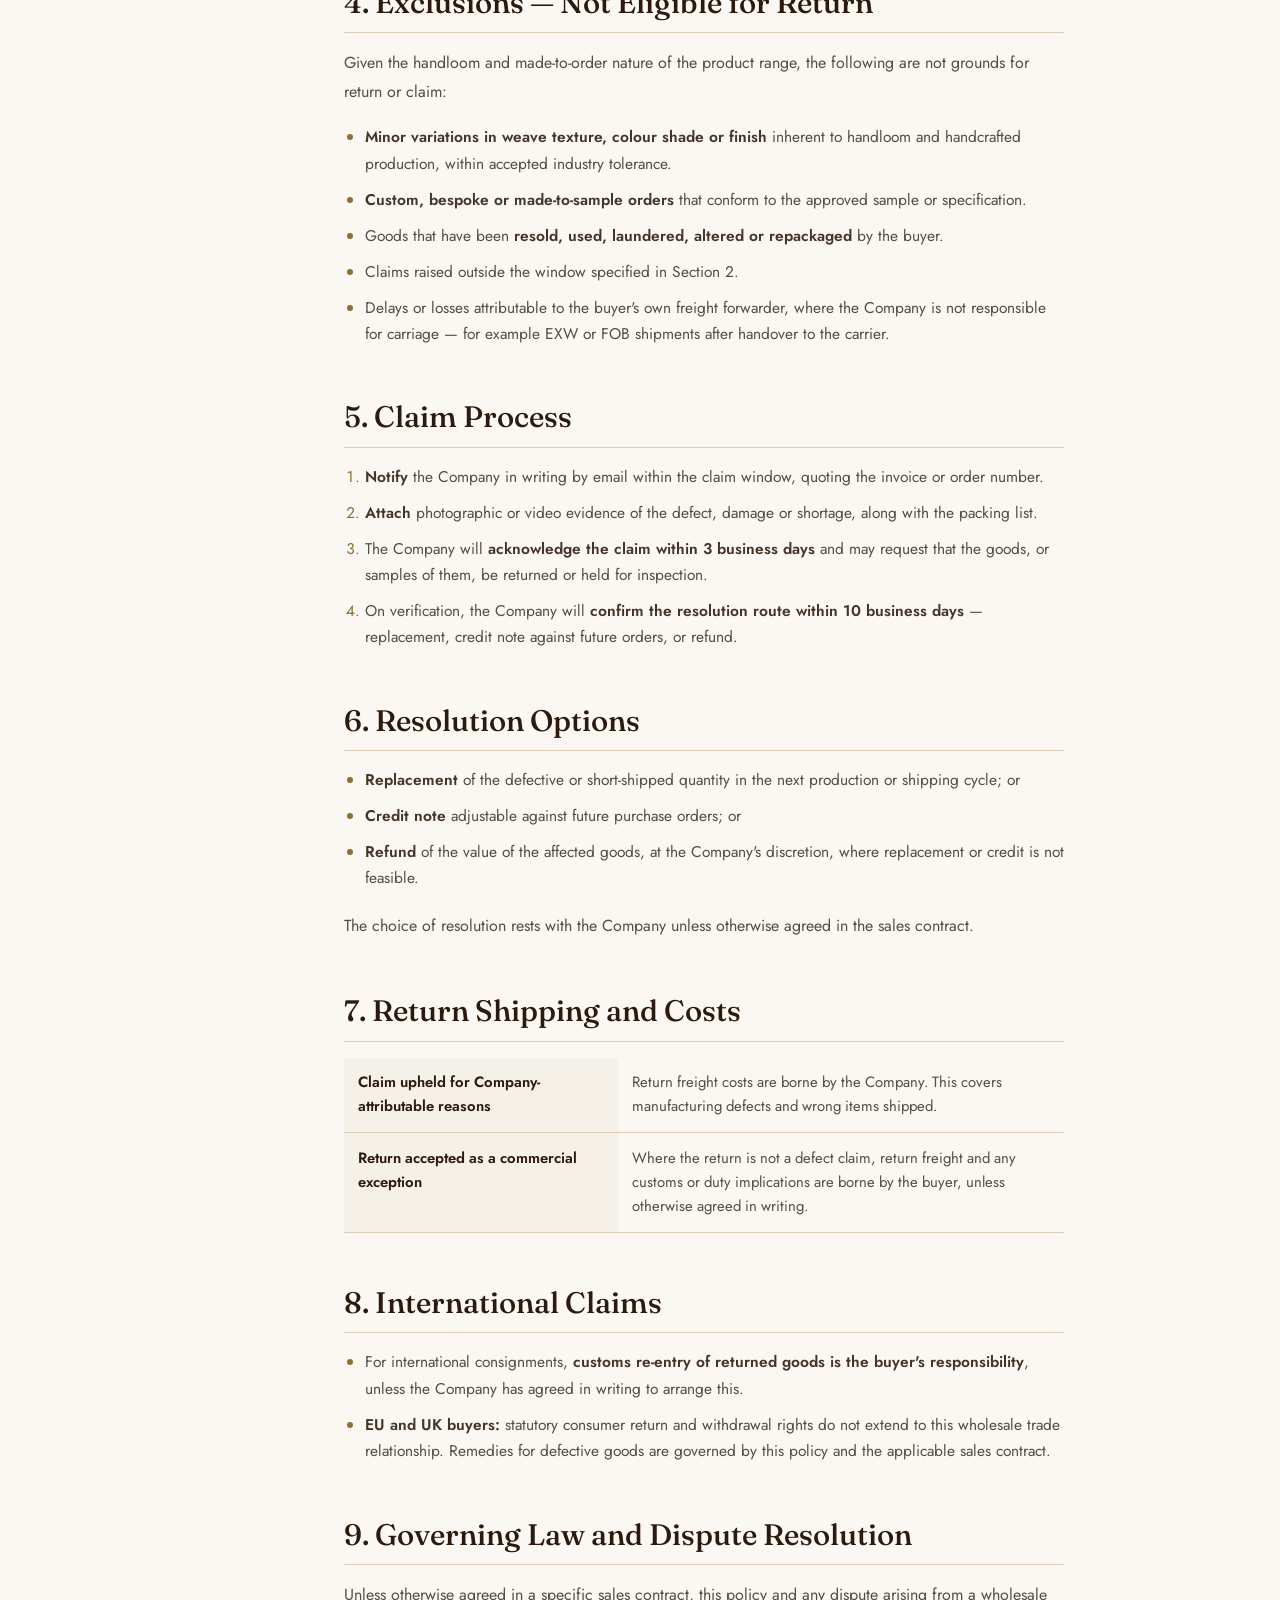
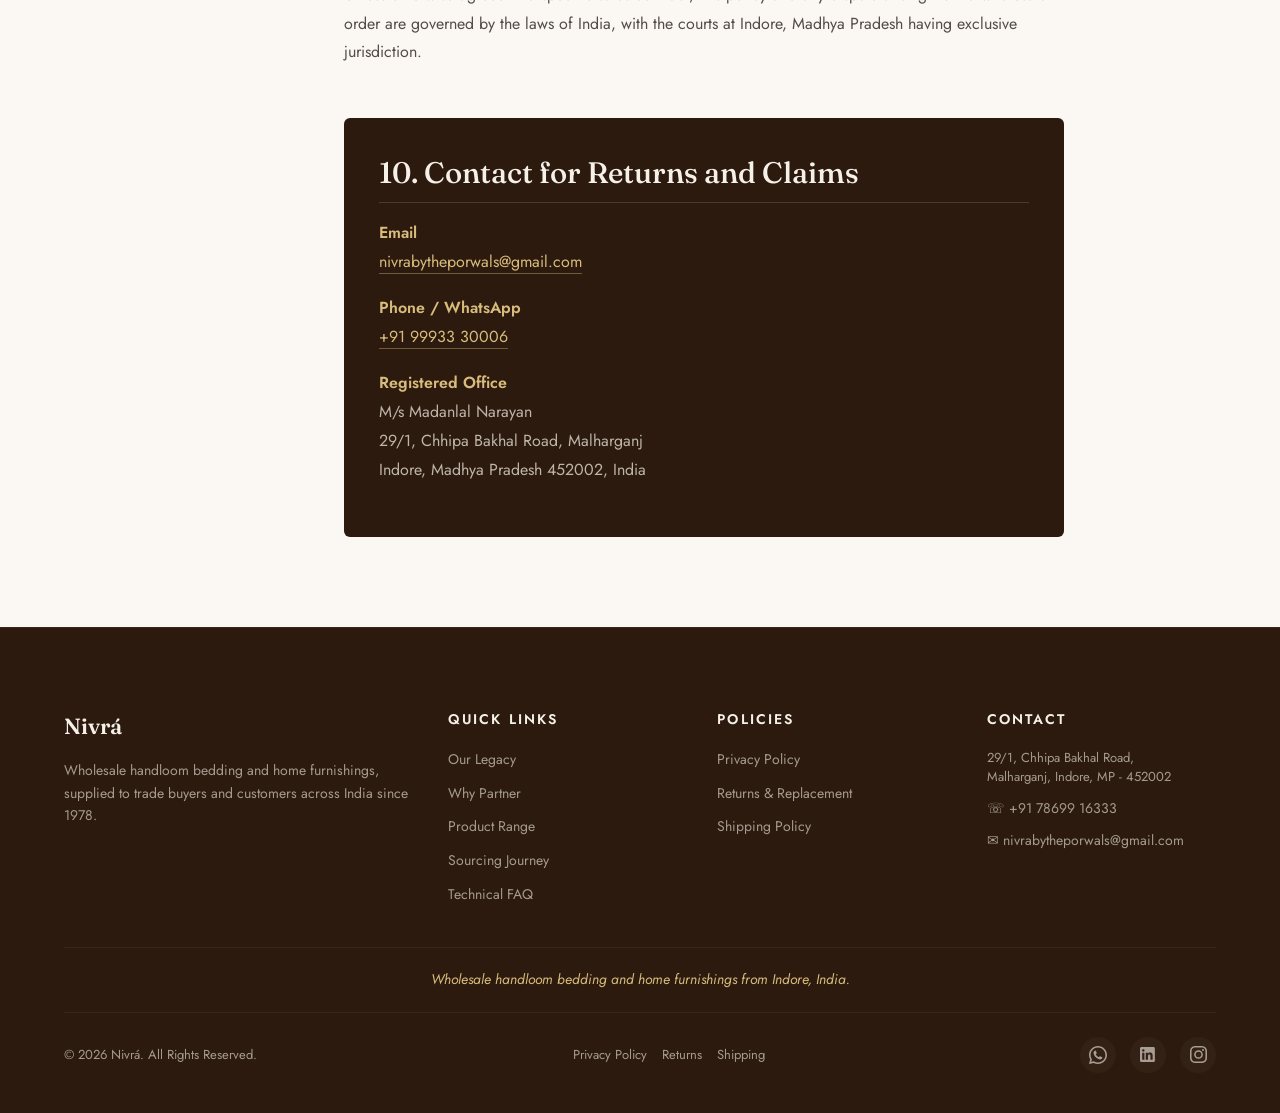
<file: returns.html>
<!DOCTYPE html>
<html lang="en">
<head>
<meta charset="UTF-8">
<meta name="viewport" content="width=device-width, initial-scale=1.0">
<meta name="format-detection" content="telephone=no" />

<title>Returns &amp; Replacement Policy | Nivrá by Porwals</title>
<meta name="description" content="Returns, replacement and claim terms for wholesale handloom orders placed with M/s Madanlal Narayan, trading as Nivrá by Porwals, Indore.">
<meta name="robots" content="index, follow">
<link rel="canonical" href="https://www.theporwals.com/returns.html">

<link rel="icon" type="image/png" href="./nivra-favicon.png">
<link rel="apple-touch-icon" href="./nivra-favicon.png">
<meta name="theme-color" content="#2C1A0E">

<meta property="og:type" content="website">
<meta property="og:site_name" content="Nivrá by Porwals">
<meta property="og:url" content="https://www.theporwals.com/returns.html">
<meta property="og:title" content="Returns &amp; Replacement Policy | Nivrá by Porwals">
<meta property="og:description" content="Claim windows, valid grounds and resolution routes for wholesale handloom orders.">
<meta property="og:image" content="https://www.theporwals.com/og-image.jpg">
<meta property="og:locale" content="en_IN">

<link rel="preconnect" href="https://fonts.googleapis.com">
<link rel="preconnect" href="https://fonts.gstatic.com" crossorigin>
<link rel="stylesheet" href="https://fonts.googleapis.com/css2?family=Cormorant+Garamond:ital,wght@0,300;0,400;0,500;1,300;1,400&family=Jost:wght@400;500;600;700&family=Fraunces:ital,wght@0,300;0,400;0,500;0,600;1,400&display=swap"
      media="print" onload="this.media='all'; this.onload=null;">
<noscript><link rel="stylesheet" href="https://fonts.googleapis.com/css2?family=Cormorant+Garamond:ital,wght@0,300;0,400;0,500;1,300;1,400&family=Jost:wght@400;500;600;700&family=Fraunces:ital,wght@0,300;0,400;0,500;0,600;1,400&display=swap"></noscript>

<link rel="stylesheet" href="./legal.css">
</head>
<body>

<a class="skip-link" href="#main">Skip to content</a>
<div id="sidebarOverlay" class="sidebar-overlay"></div>

<nav id="navbar">
  <a href="./index.html" class="nav-brand-container" aria-label="Nivrá by Porwals — home">
    <img src="./Nivra.png" alt="Nivrá by Porwals" width="160" height="50" style="height:50px; width:auto;">
  </a>

  <ul class="nav-links" id="primary-nav">
    <li><a href="./index.html#legacy">Our Legacy</a></li>
    <li><a href="./index.html#why-partner">Why Partner</a></li>
    <li><a href="./index.html#products">Products</a></li>
    <li><a href="./index.html#testimonials">Partners</a></li>
    <li><a href="./index.html#contact">Contact</a></li>
  </ul>

  <button class="mobile-menu-btn" aria-label="Toggle navigation menu"
          aria-expanded="false" aria-controls="primary-nav" id="menuToggleBtn">
    <svg id="icon-hamburger" width="24" height="20" viewBox="0 0 24 20" fill="none" stroke="currentColor" stroke-width="2" aria-hidden="true">
      <path d="M2 2h20M2 10h20M2 18h20"/>
    </svg>
    <svg id="icon-close" width="24" height="24" viewBox="0 0 24 24" fill="none" stroke="currentColor" stroke-width="2" stroke-linecap="round" aria-hidden="true">
      <line x1="18" y1="6" x2="6" y2="18"></line><line x1="6" y1="6" x2="18" y2="18"></line>
    </svg>
  </button>
</nav>

<header class="page-header">
  <div class="page-header-weave" aria-hidden="true"></div>
  <div class="wrap">
    <p class="breadcrumb"><a href="./index.html">Home</a><span>/</span>Returns &amp; Replacement</p>
    <h1>Returns &amp; Replacement Policy</h1>
    <p class="lede">Claim windows, valid grounds and resolution routes for wholesale and bulk orders.</p>
    <p class="page-meta">Effective 18 September 2026 · M/s Madanlal Narayan, trading as Nivrá by Porwals</p>
  </div>
  <div class="page-header-diagonal" aria-hidden="true"></div>
</header>

<div class="page-body">
  <div class="wrap page-layout">

    <nav class="toc" aria-label="On this page">
      <h2>On this page</h2>
      <ol>
        <li><a href="#scope">Scope</a></li>
        <li><a href="#inspection">Inspection and Claim Window</a></li>
        <li><a href="#grounds">Valid Grounds</a></li>
        <li><a href="#exclusions">Exclusions</a></li>
        <li><a href="#process">Claim Process</a></li>
        <li><a href="#resolution">Resolution Options</a></li>
        <li><a href="#freight">Return Shipping and Costs</a></li>
        <li><a href="#international">International Claims</a></li>
        <li><a href="#law">Governing Law</a></li>
        <li><a href="#contact">Contact for Claims</a></li>
      </ol>
    </nav>

    <main class="doc" id="main">

      <section id="scope">
        <h2>1. Scope</h2>
        <p>This Returns &amp; Replacement Policy applies to wholesale and bulk orders placed with M/s Madanlal Narayan, trading as Nivrá by Porwals, by registered business buyers.</p>
        <div class="callout">
          <span class="callout-label">Trade purchases only</span>
          <p>Consumer statutory return and withdrawal rights &mdash; such as the EU's 14-day right of withdrawal under Directive 2011/83/EU, which applies to consumer contracts &mdash; do not apply to business-to-business trade purchases and are excluded from this policy.</p>
        </div>
      </section>

      <section id="inspection">
        <h2>2. Inspection on Receipt and Claim Window</h2>
        <ul>
          <li>Buyers must inspect the consignment for quantity, quality and condition <strong>immediately upon receipt</strong>, and before onward distribution or sale.</li>
          <li>Any claim relating to shortage, damage, defect or mis-shipment must be raised in writing <strong>within 7 business days of delivery</strong>, accompanied by photographic or video evidence, the invoice number, and the packing list reference.</li>
          <li>Claims raised after this window will be considered at the Company's sole discretion and are not guaranteed acceptance.</li>
        </ul>
      </section>

      <section id="grounds">
        <h2>3. Grounds for Return, Replacement or Credit</h2>
        <p>The following are valid grounds for a claim under this policy:</p>
        <ol>
          <li><strong>Manufacturing defect</strong> materially affecting the usability or saleability of the goods.</li>
          <li><strong>Damage caused in transit</strong>, evidenced at the time of delivery and noted on the delivery receipt or proof of delivery where possible.</li>
          <li><strong>Shortage</strong>, or shipment quantity not matching the packing list and invoice.</li>
          <li><strong>Incorrect item, design, colourway or specification</strong> shipped, materially different from the confirmed order or approved sample.</li>
        </ol>
      </section>

      <section id="exclusions">
        <h2>4. Exclusions &mdash; Not Eligible for Return</h2>
        <p>Given the handloom and made-to-order nature of the product range, the following are not grounds for return or claim:</p>
        <ul>
          <li><strong>Minor variations in weave texture, colour shade or finish</strong> inherent to handloom and handcrafted production, within accepted industry tolerance.</li>
          <li><strong>Custom, bespoke or made-to-sample orders</strong> that conform to the approved sample or specification.</li>
          <li>Goods that have been <strong>resold, used, laundered, altered or repackaged</strong> by the buyer.</li>
          <li>Claims raised outside the window specified in Section 2.</li>
          <li>Delays or losses attributable to the buyer's own freight forwarder, where the Company is not responsible for carriage &mdash; for example EXW or FOB shipments after handover to the carrier.</li>
        </ul>
      </section>

      <section id="process">
        <h2>5. Claim Process</h2>
        <ol>
          <li><strong>Notify</strong> the Company in writing by email within the claim window, quoting the invoice or order number.</li>
          <li><strong>Attach</strong> photographic or video evidence of the defect, damage or shortage, along with the packing list.</li>
          <li>The Company will <strong>acknowledge the claim within 3 business days</strong> and may request that the goods, or samples of them, be returned or held for inspection.</li>
          <li>On verification, the Company will <strong>confirm the resolution route within 10 business days</strong> &mdash; replacement, credit note against future orders, or refund.</li>
        </ol>
      </section>

      <section id="resolution">
        <h2>6. Resolution Options</h2>
        <ul>
          <li><strong>Replacement</strong> of the defective or short-shipped quantity in the next production or shipping cycle; or</li>
          <li><strong>Credit note</strong> adjustable against future purchase orders; or</li>
          <li><strong>Refund</strong> of the value of the affected goods, at the Company's discretion, where replacement or credit is not feasible.</li>
        </ul>
        <p>The choice of resolution rests with the Company unless otherwise agreed in the sales contract.</p>
      </section>

      <section id="freight">
        <h2>7. Return Shipping and Costs</h2>
        <table class="term-table">
          <tbody>
            <tr>
              <th scope="row">Claim upheld for Company-attributable reasons</th>
              <td>Return freight costs are borne by the Company. This covers manufacturing defects and wrong items shipped.</td>
            </tr>
            <tr>
              <th scope="row">Return accepted as a commercial exception</th>
              <td>Where the return is not a defect claim, return freight and any customs or duty implications are borne by the buyer, unless otherwise agreed in writing.</td>
            </tr>
          </tbody>
        </table>
      </section>

      <section id="international">
        <h2>8. International Claims</h2>
        <ul>
          <li>For international consignments, <strong>customs re-entry of returned goods is the buyer's responsibility</strong>, unless the Company has agreed in writing to arrange this.</li>
          <li><strong>EU and UK buyers:</strong> statutory consumer return and withdrawal rights do not extend to this wholesale trade relationship. Remedies for defective goods are governed by this policy and the applicable sales contract.</li>
        </ul>
      </section>

      <section id="law">
        <h2>9. Governing Law and Dispute Resolution</h2>
        <p>Unless otherwise agreed in a specific sales contract, this policy and any dispute arising from a wholesale order are governed by the laws of India, with the courts at Indore, Madhya Pradesh having exclusive jurisdiction.</p>
      </section>

      <section id="contact" class="doc-contact">
        <h2>10. Contact for Returns and Claims</h2>
        <p><strong style="color:var(--gold-soft);">Email</strong><br>
          <a href="mailto:nivrabytheporwals@gmail.com">nivrabytheporwals@gmail.com</a></p>
        <p><strong style="color:var(--gold-soft);">Phone / WhatsApp</strong><br>
          <a href="tel:+919993330006">+91 99933 30006</a></p>
        <p><strong style="color:var(--gold-soft);">Registered Office</strong><br>
          M/s Madanlal Narayan<br>
          29/1, Chhipa Bakhal Road, Malharganj<br>
          Indore, Madhya Pradesh 452002, India</p>
      </section>

    </main>
  </div>
</div>

<footer class="corporate-landscape-footer">
  <div class="wrap">
    <div class="landscape-footer-grid">
      <div class="landscape-footer-column">
        <h3 style="font-family:'Fraunces','Cormorant Garamond',serif; font-size:22px; text-transform:none; letter-spacing:0; margin-bottom:14px;">Nivrá</h3>
        <p>Wholesale handloom bedding and home furnishings, supplied to trade buyers and customers across India since 1978.</p>
      </div>
      <div class="landscape-footer-column">
        <h3>Quick Links</h3>
        <ul class="landscape-footer-links-list">
          <li><a href="./index.html#legacy">Our Legacy</a></li>
          <li><a href="./index.html#why-partner">Why Partner</a></li>
          <li><a href="./index.html#products">Product Range</a></li>
          <li><a href="./index.html#how-it-works">Sourcing Journey</a></li>
          <li><a href="./index.html#faq-matrix">Technical FAQ</a></li>
        </ul>
      </div>
      <div class="landscape-footer-column">
        <h3>Policies</h3>
        <ul class="landscape-footer-links-list">
          <li><a href="./privacy-policy.html">Privacy Policy</a></li>
          <li><a href="./returns.html" aria-current="page">Returns &amp; Replacement</a></li>
          <li><a href="./shipping.html">Shipping Policy</a></li>
        </ul>
      </div>
      <div class="landscape-footer-column">
        <h3>Contact</h3>
        <p style="font-size:13px; line-height:1.5; margin-bottom:10px;">
          29/1, Chhipa Bakhal Road,<br>Malharganj, Indore, MP - 452002
        </p>
        <p style="margin-bottom:10px;"><a href="tel:+917869916333" style="color:inherit; text-decoration:none;">☏ +91 78699 16333</a></p>
        <p><a href="mailto:nivrabytheporwals@gmail.com" style="color:inherit; text-decoration:none;">✉ nivrabytheporwals@gmail.com</a></p>
      </div>
    </div>

    <div class="landscape-footer-seo-sentence">
      Wholesale handloom bedding and home furnishings from Indore, India.
    </div>

    <div class="landscape-footer-bottom-bar">
      <div>© <span id="copyright-year">2026</span> Nivrá. All Rights Reserved.</div>
      <div style="display:flex; gap:15px;">
        <a href="./privacy-policy.html" style="color:inherit; text-decoration:none;">Privacy Policy</a>
        <a href="./returns.html" style="color:inherit; text-decoration:none;">Returns</a>
        <a href="./shipping.html" style="color:inherit; text-decoration:none;">Shipping</a>
      </div>
      <div class="landscape-footer-socials-matrix">
        <a href="https://wa.me/917869916333" target="_blank" rel="noopener" aria-label="Message Nivrá on WhatsApp" title="WhatsApp">
          <span class="social-icon social-icon--whatsapp" aria-hidden="true"></span>
        </a>
        <a href="https://www.linkedin.com/company/nivr%C3%A1-by-porwal-handloom-handicraft/" target="_blank" rel="noopener" aria-label="Nivrá by Porwal Handloom on LinkedIn" title="LinkedIn">
          <span class="social-icon social-icon--linkedin" aria-hidden="true"></span>
        </a>
        <a href="https://www.instagram.com/porwal.handloom" target="_blank" rel="noopener" aria-label="Porwal Handloom on Instagram" title="Instagram">
          <span class="social-icon social-icon--instagram" aria-hidden="true"></span>
        </a>
      </div>
    </div>
  </div>
</footer>

<script src="./legal.js"></script>
</body>
</html>
</file>
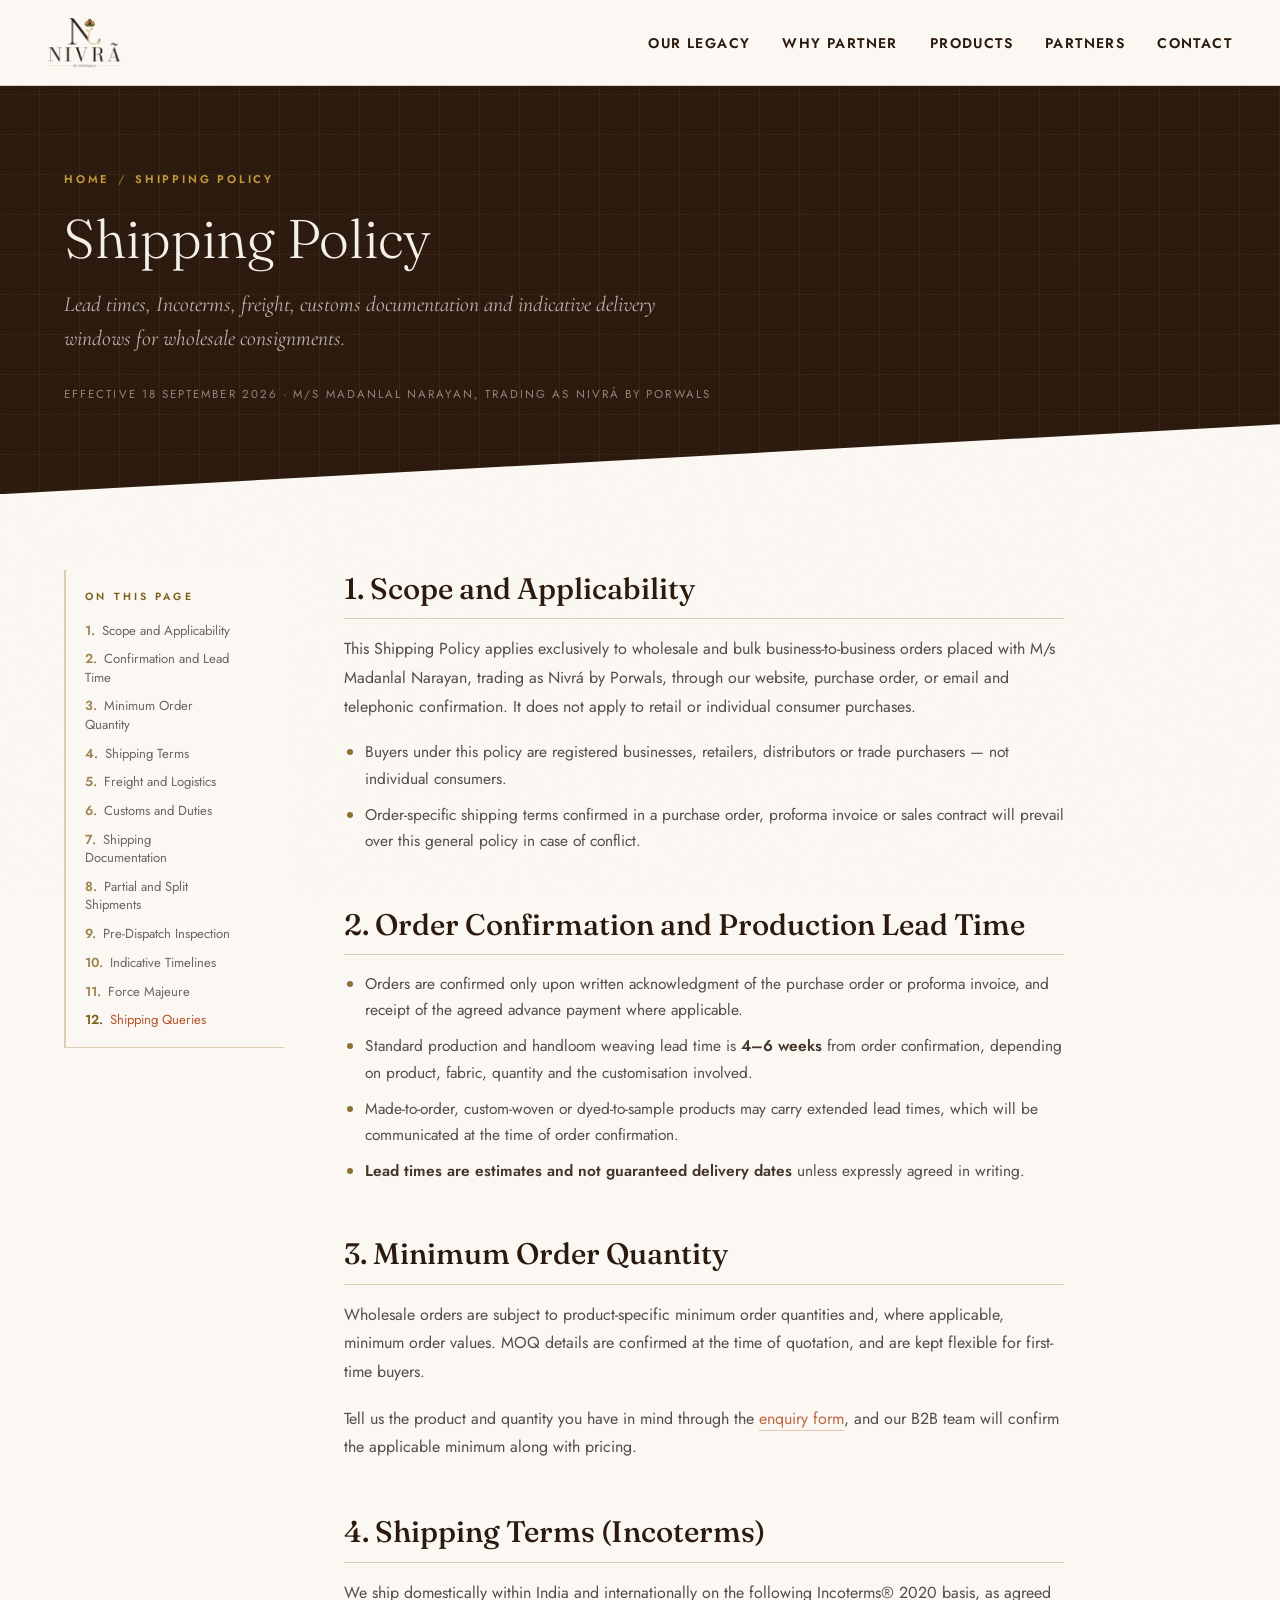
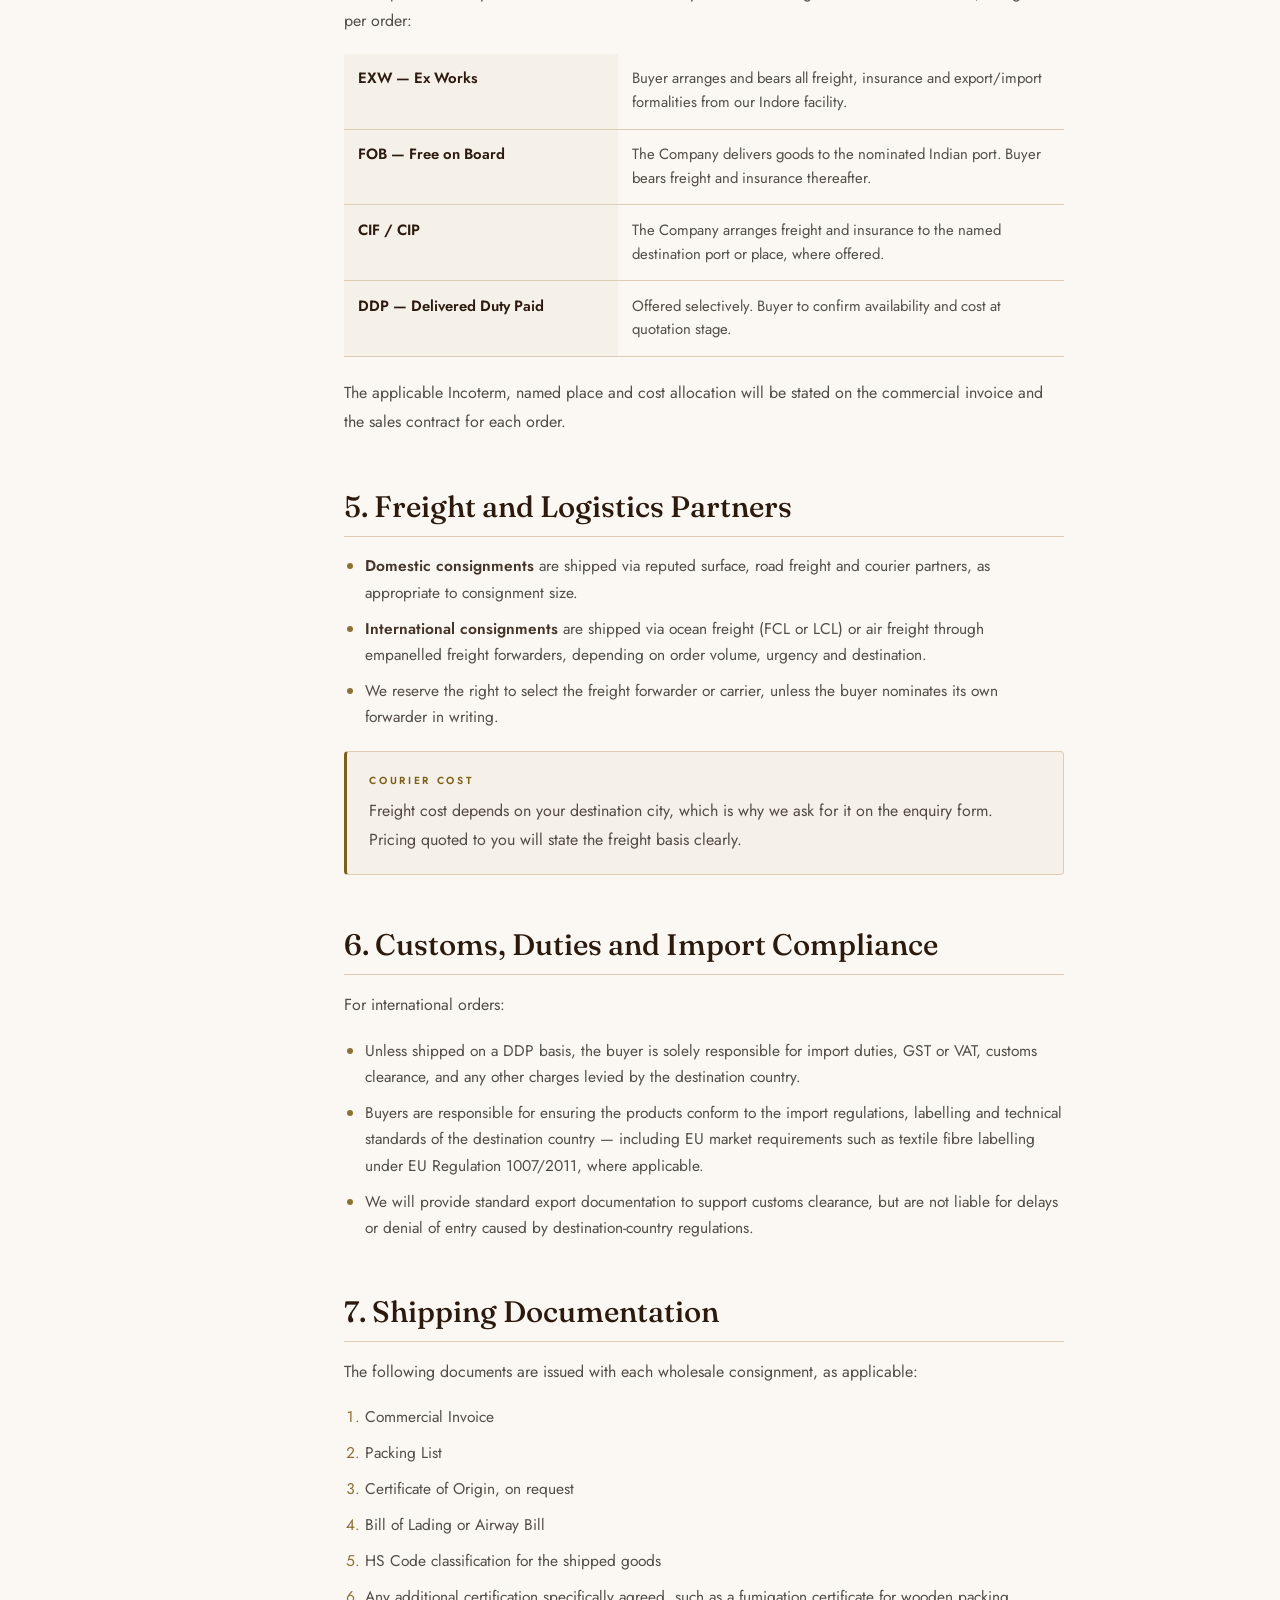
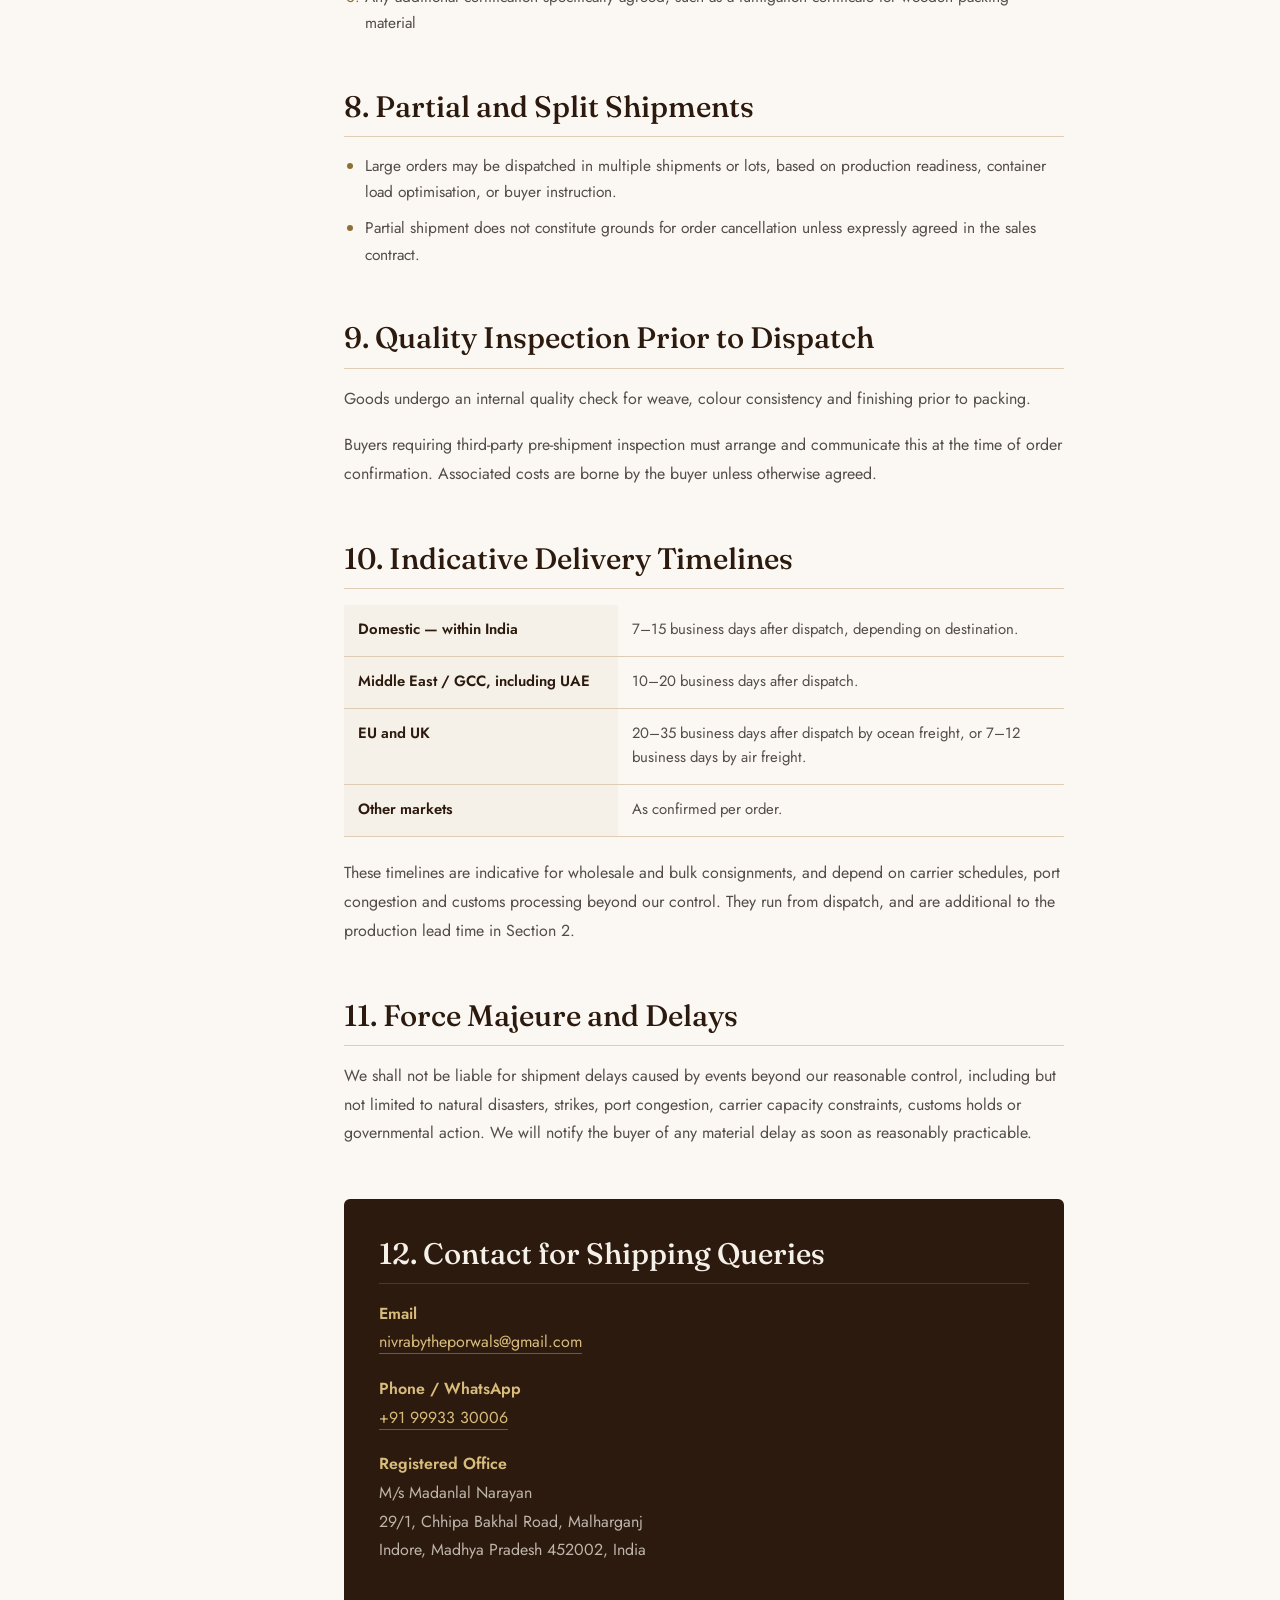
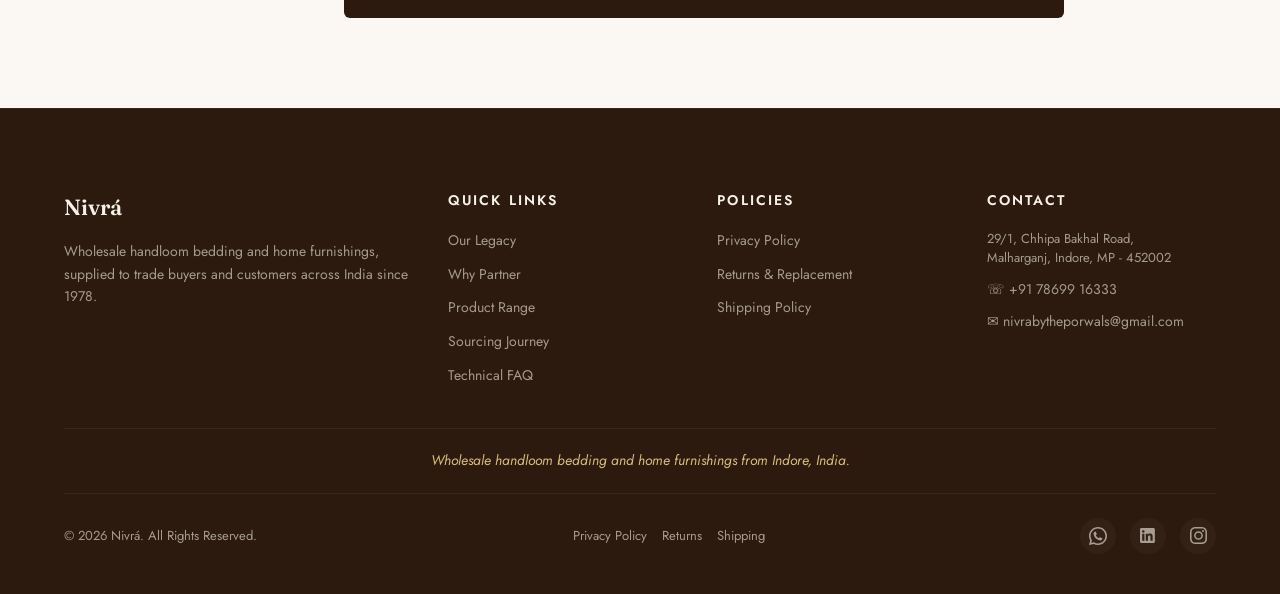
<file: shipping.html>
<!DOCTYPE html>
<html lang="en">
<head>
<meta charset="UTF-8">
<meta name="viewport" content="width=device-width, initial-scale=1.0">
<meta name="format-detection" content="telephone=no" />

<title>Shipping Policy | Nivrá by Porwals</title>
<meta name="description" content="Lead times, Incoterms, freight, customs documentation and indicative delivery timelines for wholesale handloom orders from Indore, India.">
<meta name="robots" content="index, follow">
<link rel="canonical" href="https://www.theporwals.com/shipping.html">

<link rel="icon" type="image/png" href="./nivra-favicon.png">
<link rel="apple-touch-icon" href="./nivra-favicon.png">
<meta name="theme-color" content="#2C1A0E">

<meta property="og:type" content="website">
<meta property="og:site_name" content="Nivrá by Porwals">
<meta property="og:url" content="https://www.theporwals.com/shipping.html">
<meta property="og:title" content="Shipping Policy | Nivrá by Porwals">
<meta property="og:description" content="Lead times, Incoterms, freight and customs documentation for wholesale handloom orders.">
<meta property="og:image" content="https://www.theporwals.com/og-image.jpg">
<meta property="og:locale" content="en_IN">

<link rel="preconnect" href="https://fonts.googleapis.com">
<link rel="preconnect" href="https://fonts.gstatic.com" crossorigin>
<link rel="stylesheet" href="https://fonts.googleapis.com/css2?family=Cormorant+Garamond:ital,wght@0,300;0,400;0,500;1,300;1,400&family=Jost:wght@400;500;600;700&family=Fraunces:ital,wght@0,300;0,400;0,500;0,600;1,400&display=swap"
      media="print" onload="this.media='all'; this.onload=null;">
<noscript><link rel="stylesheet" href="https://fonts.googleapis.com/css2?family=Cormorant+Garamond:ital,wght@0,300;0,400;0,500;1,300;1,400&family=Jost:wght@400;500;600;700&family=Fraunces:ital,wght@0,300;0,400;0,500;0,600;1,400&display=swap"></noscript>

<link rel="stylesheet" href="./legal.css">
</head>
<body>

<a class="skip-link" href="#main">Skip to content</a>
<div id="sidebarOverlay" class="sidebar-overlay"></div>

<nav id="navbar">
  <a href="./index.html" class="nav-brand-container" aria-label="Nivrá by Porwals — home">
    <img src="./Nivra.png" alt="Nivrá by Porwals" width="160" height="50" style="height:50px; width:auto;">
  </a>

  <ul class="nav-links" id="primary-nav">
    <li><a href="./index.html#legacy">Our Legacy</a></li>
    <li><a href="./index.html#why-partner">Why Partner</a></li>
    <li><a href="./index.html#products">Products</a></li>
    <li><a href="./index.html#testimonials">Partners</a></li>
    <li><a href="./index.html#contact">Contact</a></li>
  </ul>

  <button class="mobile-menu-btn" aria-label="Toggle navigation menu"
          aria-expanded="false" aria-controls="primary-nav" id="menuToggleBtn">
    <svg id="icon-hamburger" width="24" height="20" viewBox="0 0 24 20" fill="none" stroke="currentColor" stroke-width="2" aria-hidden="true">
      <path d="M2 2h20M2 10h20M2 18h20"/>
    </svg>
    <svg id="icon-close" width="24" height="24" viewBox="0 0 24 24" fill="none" stroke="currentColor" stroke-width="2" stroke-linecap="round" aria-hidden="true">
      <line x1="18" y1="6" x2="6" y2="18"></line><line x1="6" y1="6" x2="18" y2="18"></line>
    </svg>
  </button>
</nav>

<header class="page-header">
  <div class="page-header-weave" aria-hidden="true"></div>
  <div class="wrap">
    <p class="breadcrumb"><a href="./index.html">Home</a><span>/</span>Shipping Policy</p>
    <h1>Shipping Policy</h1>
    <p class="lede">Lead times, Incoterms, freight, customs documentation and indicative delivery windows for wholesale consignments.</p>
    <p class="page-meta">Effective 18 September 2026 · M/s Madanlal Narayan, trading as Nivrá by Porwals</p>
  </div>
  <div class="page-header-diagonal" aria-hidden="true"></div>
</header>

<div class="page-body">
  <div class="wrap page-layout">

    <nav class="toc" aria-label="On this page">
      <h2>On this page</h2>
      <ol>
        <li><a href="#scope">Scope and Applicability</a></li>
        <li><a href="#leadtime">Confirmation and Lead Time</a></li>
        <li><a href="#moq">Minimum Order Quantity</a></li>
        <li><a href="#incoterms">Shipping Terms</a></li>
        <li><a href="#freight">Freight and Logistics</a></li>
        <li><a href="#customs">Customs and Duties</a></li>
        <li><a href="#documents">Shipping Documentation</a></li>
        <li><a href="#partial">Partial and Split Shipments</a></li>
        <li><a href="#quality">Pre-Dispatch Inspection</a></li>
        <li><a href="#timelines">Indicative Timelines</a></li>
        <li><a href="#forcemajeure">Force Majeure</a></li>
        <li><a href="#contact">Shipping Queries</a></li>
      </ol>
    </nav>

    <main class="doc" id="main">

      <section id="scope">
        <h2>1. Scope and Applicability</h2>
        <p>This Shipping Policy applies exclusively to wholesale and bulk business-to-business orders placed with M/s Madanlal Narayan, trading as Nivrá by Porwals, through our website, purchase order, or email and telephonic confirmation. It does not apply to retail or individual consumer purchases.</p>
        <ul>
          <li>Buyers under this policy are registered businesses, retailers, distributors or trade purchasers &mdash; not individual consumers.</li>
          <li>Order-specific shipping terms confirmed in a purchase order, proforma invoice or sales contract will prevail over this general policy in case of conflict.</li>
        </ul>
      </section>

      <section id="leadtime">
        <h2>2. Order Confirmation and Production Lead Time</h2>
        <ul>
          <li>Orders are confirmed only upon written acknowledgment of the purchase order or proforma invoice, and receipt of the agreed advance payment where applicable.</li>
          <li>Standard production and handloom weaving lead time is <strong>4&ndash;6 weeks</strong> from order confirmation, depending on product, fabric, quantity and the customisation involved.</li>
          <li>Made-to-order, custom-woven or dyed-to-sample products may carry extended lead times, which will be communicated at the time of order confirmation.</li>
          <li><strong>Lead times are estimates and not guaranteed delivery dates</strong> unless expressly agreed in writing.</li>
        </ul>
      </section>

      <section id="moq">
        <h2>3. Minimum Order Quantity</h2>
        <p>Wholesale orders are subject to product-specific minimum order quantities and, where applicable, minimum order values. MOQ details are confirmed at the time of quotation, and are kept flexible for first-time buyers.</p>
        <p>Tell us the product and quantity you have in mind through the <a href="./index.html#contact">enquiry form</a>, and our B2B team will confirm the applicable minimum along with pricing.</p>
      </section>

      <section id="incoterms">
        <h2>4. Shipping Terms (Incoterms)</h2>
        <p>We ship domestically within India and internationally on the following Incoterms&reg; 2020 basis, as agreed per order:</p>
        <table class="term-table">
          <tbody>
            <tr>
              <th scope="row">EXW &mdash; Ex Works</th>
              <td>Buyer arranges and bears all freight, insurance and export/import formalities from our Indore facility.</td>
            </tr>
            <tr>
              <th scope="row">FOB &mdash; Free on Board</th>
              <td>The Company delivers goods to the nominated Indian port. Buyer bears freight and insurance thereafter.</td>
            </tr>
            <tr>
              <th scope="row">CIF / CIP</th>
              <td>The Company arranges freight and insurance to the named destination port or place, where offered.</td>
            </tr>
            <tr>
              <th scope="row">DDP &mdash; Delivered Duty Paid</th>
              <td>Offered selectively. Buyer to confirm availability and cost at quotation stage.</td>
            </tr>
          </tbody>
        </table>
        <p>The applicable Incoterm, named place and cost allocation will be stated on the commercial invoice and the sales contract for each order.</p>
      </section>

      <section id="freight">
        <h2>5. Freight and Logistics Partners</h2>
        <ul>
          <li><strong>Domestic consignments</strong> are shipped via reputed surface, road freight and courier partners, as appropriate to consignment size.</li>
          <li><strong>International consignments</strong> are shipped via ocean freight (FCL or LCL) or air freight through empanelled freight forwarders, depending on order volume, urgency and destination.</li>
          <li>We reserve the right to select the freight forwarder or carrier, unless the buyer nominates its own forwarder in writing.</li>
        </ul>
        <div class="callout">
          <span class="callout-label">Courier cost</span>
          <p>Freight cost depends on your destination city, which is why we ask for it on the enquiry form. Pricing quoted to you will state the freight basis clearly.</p>
        </div>
      </section>

      <section id="customs">
        <h2>6. Customs, Duties and Import Compliance</h2>
        <p>For international orders:</p>
        <ul>
          <li>Unless shipped on a DDP basis, the buyer is solely responsible for import duties, GST or VAT, customs clearance, and any other charges levied by the destination country.</li>
          <li>Buyers are responsible for ensuring the products conform to the import regulations, labelling and technical standards of the destination country &mdash; including EU market requirements such as textile fibre labelling under EU Regulation 1007/2011, where applicable.</li>
          <li>We will provide standard export documentation to support customs clearance, but are not liable for delays or denial of entry caused by destination-country regulations.</li>
        </ul>
      </section>

      <section id="documents">
        <h2>7. Shipping Documentation</h2>
        <p>The following documents are issued with each wholesale consignment, as applicable:</p>
        <ol>
          <li>Commercial Invoice</li>
          <li>Packing List</li>
          <li>Certificate of Origin, on request</li>
          <li>Bill of Lading or Airway Bill</li>
          <li>HS Code classification for the shipped goods</li>
          <li>Any additional certification specifically agreed, such as a fumigation certificate for wooden packing material</li>
        </ol>
      </section>

      <section id="partial">
        <h2>8. Partial and Split Shipments</h2>
        <ul>
          <li>Large orders may be dispatched in multiple shipments or lots, based on production readiness, container load optimisation, or buyer instruction.</li>
          <li>Partial shipment does not constitute grounds for order cancellation unless expressly agreed in the sales contract.</li>
        </ul>
      </section>

      <section id="quality">
        <h2>9. Quality Inspection Prior to Dispatch</h2>
        <p>Goods undergo an internal quality check for weave, colour consistency and finishing prior to packing.</p>
        <p>Buyers requiring third-party pre-shipment inspection must arrange and communicate this at the time of order confirmation. Associated costs are borne by the buyer unless otherwise agreed.</p>
      </section>

      <section id="timelines">
        <h2>10. Indicative Delivery Timelines</h2>
        <table class="term-table">
          <tbody>
            <tr>
              <th scope="row">Domestic &mdash; within India</th>
              <td>7&ndash;15 business days after dispatch, depending on destination.</td>
            </tr>
            <tr>
              <th scope="row">Middle East / GCC, including UAE</th>
              <td>10&ndash;20 business days after dispatch.</td>
            </tr>
            <tr>
              <th scope="row">EU and UK</th>
              <td>20&ndash;35 business days after dispatch by ocean freight, or 7&ndash;12 business days by air freight.</td>
            </tr>
            <tr>
              <th scope="row">Other markets</th>
              <td>As confirmed per order.</td>
            </tr>
          </tbody>
        </table>
        <p>These timelines are indicative for wholesale and bulk consignments, and depend on carrier schedules, port congestion and customs processing beyond our control. They run from dispatch, and are additional to the production lead time in Section 2.</p>
      </section>

      <section id="forcemajeure">
        <h2>11. Force Majeure and Delays</h2>
        <p>We shall not be liable for shipment delays caused by events beyond our reasonable control, including but not limited to natural disasters, strikes, port congestion, carrier capacity constraints, customs holds or governmental action. We will notify the buyer of any material delay as soon as reasonably practicable.</p>
      </section>

      <section id="contact" class="doc-contact">
        <h2>12. Contact for Shipping Queries</h2>
        <p><strong style="color:var(--gold-soft);">Email</strong><br>
          <a href="mailto:nivrabytheporwals@gmail.com">nivrabytheporwals@gmail.com</a></p>
        <p><strong style="color:var(--gold-soft);">Phone / WhatsApp</strong><br>
          <a href="tel:+919993330006">+91 99933 30006</a></p>
        <p><strong style="color:var(--gold-soft);">Registered Office</strong><br>
          M/s Madanlal Narayan<br>
          29/1, Chhipa Bakhal Road, Malharganj<br>
          Indore, Madhya Pradesh 452002, India</p>
      </section>

    </main>
  </div>
</div>

<footer class="corporate-landscape-footer">
  <div class="wrap">
    <div class="landscape-footer-grid">
      <div class="landscape-footer-column">
        <h3 style="font-family:'Fraunces','Cormorant Garamond',serif; font-size:22px; text-transform:none; letter-spacing:0; margin-bottom:14px;">Nivrá</h3>
        <p>Wholesale handloom bedding and home furnishings, supplied to trade buyers and customers across India since 1978.</p>
      </div>
      <div class="landscape-footer-column">
        <h3>Quick Links</h3>
        <ul class="landscape-footer-links-list">
          <li><a href="./index.html#legacy">Our Legacy</a></li>
          <li><a href="./index.html#why-partner">Why Partner</a></li>
          <li><a href="./index.html#products">Product Range</a></li>
          <li><a href="./index.html#how-it-works">Sourcing Journey</a></li>
          <li><a href="./index.html#faq-matrix">Technical FAQ</a></li>
        </ul>
      </div>
      <div class="landscape-footer-column">
        <h3>Policies</h3>
        <ul class="landscape-footer-links-list">
          <li><a href="./privacy-policy.html">Privacy Policy</a></li>
          <li><a href="./returns.html">Returns &amp; Replacement</a></li>
          <li><a href="./shipping.html" aria-current="page">Shipping Policy</a></li>
        </ul>
      </div>
      <div class="landscape-footer-column">
        <h3>Contact</h3>
        <p style="font-size:13px; line-height:1.5; margin-bottom:10px;">
          29/1, Chhipa Bakhal Road,<br>Malharganj, Indore, MP - 452002
        </p>
        <p style="margin-bottom:10px;"><a href="tel:+917869916333" style="color:inherit; text-decoration:none;">☏ +91 78699 16333</a></p>
        <p><a href="mailto:nivrabytheporwals@gmail.com" style="color:inherit; text-decoration:none;">✉ nivrabytheporwals@gmail.com</a></p>
      </div>
    </div>

    <div class="landscape-footer-seo-sentence">
      Wholesale handloom bedding and home furnishings from Indore, India.
    </div>

    <div class="landscape-footer-bottom-bar">
      <div>© <span id="copyright-year">2026</span> Nivrá. All Rights Reserved.</div>
      <div style="display:flex; gap:15px;">
        <a href="./privacy-policy.html" style="color:inherit; text-decoration:none;">Privacy Policy</a>
        <a href="./returns.html" style="color:inherit; text-decoration:none;">Returns</a>
        <a href="./shipping.html" style="color:inherit; text-decoration:none;">Shipping</a>
      </div>
      <div class="landscape-footer-socials-matrix">
        <a href="https://wa.me/917869916333" target="_blank" rel="noopener" aria-label="Message Nivrá on WhatsApp" title="WhatsApp">
          <span class="social-icon social-icon--whatsapp" aria-hidden="true"></span>
        </a>
        <a href="https://www.linkedin.com/company/nivr%C3%A1-by-porwal-handloom-handicraft/" target="_blank" rel="noopener" aria-label="Nivrá by Porwal Handloom on LinkedIn" title="LinkedIn">
          <span class="social-icon social-icon--linkedin" aria-hidden="true"></span>
        </a>
        <a href="https://www.instagram.com/porwal.handloom" target="_blank" rel="noopener" aria-label="Porwal Handloom on Instagram" title="Instagram">
          <span class="social-icon social-icon--instagram" aria-hidden="true"></span>
        </a>
      </div>
    </div>
  </div>
</footer>

<script src="./legal.js"></script>
</body>
</html>
</file>
<file: legal.css>
/* ═══════════════════════════════════════════════════════════════
   legal.css — shared styles for the policy pages
   (privacy-policy.html, shipping.html, returns.html)

   Tokens, type scale and footer are taken from index.html so these
   read as the same site. Shared rather than inlined because three
   pages would otherwise carry three copies of the same 400 lines.

   Includes the contrast-corrected gold tokens: the brand gold fails
   WCAG AA on light backgrounds (2.3-2.5:1), so light sections use
   --gold-ink / --gold-ink-lg instead.
   ═══════════════════════════════════════════════════════════════ */

:root {
  --cream: #F5F0E8;
  --warm-white: #FBF8F3;
  --deep-brown: #2C1A0E;
  --terracotta: #B5522A;
  --gold: #C49A3C;          /* dark backgrounds only — 6.37:1 there */
  --gold-soft: #D8BC7C;
  --linen: #E8DFD0;
  --charcoal: #3D3530;
  --line-light: #DDCDB4;
  --line-dark: #473529;

  /* Light-background counterparts. Measured, not guessed:
       --gold-ink     5.63:1 on warm-white, 5.25:1 on cream  (AA small)
       --gold-ink-lg  3.73:1 on warm-white, 3.49:1 on cream  (AA large) */
  --gold-ink: #7D5F1A;
  --gold-ink-lg: #A07A28;
}

* { margin: 0; padding: 0; box-sizing: border-box; }

html {
  scroll-behavior: smooth;
  -webkit-text-size-adjust: 100%;
}

body {
  font-family: 'Jost', sans-serif;
  background: var(--warm-white);
  color: var(--charcoal);
  overflow-x: hidden;
  line-height: 1.7;
}

/* Same paper-grain overlay as the homepage */
body::before {
  content: '';
  position: fixed;
  inset: 0;
  background-image: url("data:image/svg+xml,%3Csvg viewBox='0 0 256 256' xmlns='http://www.w3.org/2000/svg'%3E%3Cfilter id='noise'%3E%3CfeTurbulence type='fractalNoise' baseFrequency='0.9' numOctaves='4' stitchTiles='stitch'/%3E%3C/filter%3E%3Crect width='100%25' height='100%25' filter='url(%23noise)' opacity='0.03'/%3E%3C/svg%3E");
  pointer-events: none;
  z-index: 1000;
  opacity: 0.4;
}

.wrap {
  max-width: 1200px;
  margin: 0 auto;
  padding: 0 1.5rem;
}

/* Keeps anchored headings clear of the fixed navbar */
[id] { scroll-margin-top: 100px; }

/* ── Skip link ─────────────────────────────────────────────── */
.skip-link {
  position: absolute;
  left: -9999px;
  top: 0;
  z-index: 100002;
  background: var(--deep-brown);
  color: var(--cream);
  padding: 0.9rem 1.4rem;
  font-size: 0.85rem;
  letter-spacing: 0.1em;
  text-transform: uppercase;
  text-decoration: none;
}
.skip-link:focus {
  left: 1rem;
  top: 1rem;
}

/* ── Navigation (mirrors index.html) ───────────────────────── */
nav {
  position: fixed;
  top: 0; left: 0; right: 0;
  z-index: 9999;
  padding: 1.1rem clamp(1.5rem, 4vw, 3rem);
  display: flex;
  justify-content: space-between;
  align-items: center;
  background-color: var(--warm-white);
  border-bottom: 1px solid var(--line-light);
  backdrop-filter: blur(8px);
  -webkit-backdrop-filter: blur(8px);
  transition: all 0.4s cubic-bezier(0.25, 0.46, 0.45, 0.94);
}

nav.scrolled {
  background-color: #fff;
  box-shadow: 0 4px 20px rgba(0,0,0,0.08);
}

.nav-brand-container {
  display: block;
  line-height: 0;
  text-decoration: none;
  position: relative;
  z-index: 100001;
}

.nav-links {
  display: flex;
  gap: clamp(16px, 3vw, 32px);
  list-style: none;
  align-items: center;
}

.nav-links a {
  font-size: 14px;
  font-weight: 600;
  letter-spacing: 0.1em;
  text-transform: uppercase;
  color: var(--deep-brown);
  text-decoration: none;
  position: relative;
  padding: 8px 0;
  transition: color 0.35s ease;
}

.nav-links a::after {
  content: "";
  position: absolute;
  left: 0; bottom: 0;
  height: 2px; width: 0;
  background-color: var(--gold-ink);
  transition: width 0.35s ease;
}

.nav-links a:hover { color: var(--gold-ink); }
.nav-links a:hover::after { width: 100%; }

.mobile-menu-btn {
  display: none;
  background: none;
  border: 1px solid var(--line-light);
  color: var(--deep-brown);
  cursor: pointer;
  z-index: 100001;
  padding: 8px 12px;
  border-radius: 6px;
}
.mobile-menu-btn.is-active {
  color: var(--gold-ink);
  border-color: var(--gold-ink);
}

@media (max-width: 800px) {
  body.menu-open { overflow: hidden !important; }
  .mobile-menu-btn { display: block; }
  .mobile-menu-btn #icon-close { display: none; }
  .mobile-menu-btn.is-active #icon-hamburger { display: none; }
  .mobile-menu-btn.is-active #icon-close { display: block; }

  .nav-links {
    position: fixed;
    inset: 0 -100% 0 auto;
    width: 100vw;
    height: 100vh;
    background: var(--warm-white);
    flex-direction: column;
    justify-content: center;
    align-items: center;
    gap: 2.5rem;
    transition: right 0.4s cubic-bezier(0.77,0,0.175,1), opacity 0.4s ease, visibility 0.4s ease;
    z-index: 10000;
    opacity: 0;
    visibility: hidden;
  }
  .nav-links.is-open { right: 0; opacity: 1; visibility: visible; }
  .nav-links li { width: 100%; text-align: center; }
  .nav-links a { display: block; padding: 1rem; font-size: 1rem; letter-spacing: 0.25em; }

  .sidebar-overlay {
    position: fixed;
    inset: 0;
    background: rgba(0,0,0,0.5);
    z-index: 9999;
    opacity: 0;
    visibility: hidden;
    transition: all 0.3s ease;
  }
  .sidebar-overlay.is-visible { opacity: 1; visibility: visible; }
}

/* ── Page header band ──────────────────────────────────────── */
/* A compact version of the homepage hero: same weave, same diagonal,
   but sized for a document rather than a landing page. */
.page-header {
  position: relative;
  background: var(--deep-brown);
  padding: clamp(130px, 16vw, 170px) 0 clamp(60px, 8vw, 90px);
  overflow: hidden;
}

.page-header-weave {
  position: absolute;
  inset: 0;
  background-image:
    repeating-linear-gradient(0deg, transparent, transparent 39px, rgba(196,154,60,0.08) 39px, rgba(196,154,60,0.08) 40px),
    repeating-linear-gradient(90deg, transparent, transparent 39px, rgba(196,154,60,0.08) 39px, rgba(196,154,60,0.08) 40px);
}

.page-header .wrap { position: relative; z-index: 2; }

.page-header-diagonal {
  position: absolute;
  bottom: 0; left: 0; right: 0;
  height: clamp(40px, 6vw, 70px);
  background: var(--warm-white);
  clip-path: polygon(0 100%, 100% 0, 100% 100%);
  z-index: 1;
}

.breadcrumb {
  font-size: 0.7rem;
  letter-spacing: 0.25em;
  text-transform: uppercase;
  color: var(--gold);
  margin-bottom: 1.2rem;
  font-weight: 600;
}
.breadcrumb a {
  color: var(--gold);
  text-decoration: none;
  border-bottom: 1px solid transparent;
}
.breadcrumb a:hover { border-bottom-color: var(--gold); }
.breadcrumb span { opacity: 0.55; margin: 0 0.5rem; }

.page-header h1 {
  font-family: "Fraunces", "Cormorant Garamond", serif;
  font-size: clamp(2.1rem, 5vw, 3.4rem);
  font-weight: 300;
  color: var(--cream);
  line-height: 1.15;
  margin-bottom: 1rem;
  max-width: 850px;
}

.page-header .lede {
  font-family: 'Cormorant Garamond', serif;
  font-style: italic;
  font-size: clamp(1.05rem, 2vw, 1.35rem);
  color: rgba(245,240,232,0.72);
  max-width: 620px;
  line-height: 1.6;
}

.page-meta {
  margin-top: 1.8rem;
  font-size: 0.72rem;
  letter-spacing: 0.18em;
  text-transform: uppercase;
  color: rgba(245,240,232,0.5);
}

/* ── Layout: content + sticky contents list ────────────────── */
.page-body {
  padding: clamp(46px, 6vw, 76px) 0 clamp(60px, 8vw, 90px);
}

.page-layout {
  display: grid;
  grid-template-columns: 1fr;
  gap: clamp(36px, 5vw, 60px);
  align-items: start;
}

@media (min-width: 950px) {
  .page-layout { grid-template-columns: 220px 1fr; }
}

.toc {
  display: none;
  font-size: 0.82rem;
}

@media (min-width: 950px) {
  .toc {
    display: block;
    position: sticky;
    top: 110px;
    border-left: 2px solid var(--line-light);
    padding-left: 1.2rem;
  }
}

.toc h2 {
  font-family: 'Jost', sans-serif;
  font-size: 0.65rem;
  letter-spacing: 0.3em;
  text-transform: uppercase;
  color: var(--gold-ink);
  font-weight: 600;
  margin-bottom: 1rem;
}

.toc ol {
  list-style: none;
  counter-reset: toc;
  display: flex;
  flex-direction: column;
  gap: 0.65rem;
}

.toc li { counter-increment: toc; }

.toc a {
  color: var(--charcoal);
  opacity: 0.75;
  text-decoration: none;
  line-height: 1.4;
  display: block;
  transition: opacity 0.25s ease, color 0.25s ease;
}
.toc a::before {
  content: counter(toc) ".";
  color: var(--gold-ink);
  margin-right: 0.45rem;
  font-weight: 600;
}
.toc a:hover { opacity: 1; color: var(--terracotta); }

/* ── Document typography ───────────────────────────────────── */
.doc { max-width: 720px; }

.doc section + section { margin-top: clamp(2.4rem, 4vw, 3.4rem); }

.doc h2 {
  font-family: "Fraunces", "Cormorant Garamond", serif;
  font-size: clamp(1.4rem, 2.6vw, 1.85rem);
  font-weight: 500;
  color: var(--deep-brown);
  line-height: 1.25;
  margin-bottom: 1rem;
  padding-bottom: 0.7rem;
  border-bottom: 1px solid var(--line-light);
}

.doc h3 {
  font-family: 'Jost', sans-serif;
  font-size: 0.95rem;
  font-weight: 600;
  letter-spacing: 0.04em;
  color: var(--deep-brown);
  margin: 1.8rem 0 0.6rem;
}

.doc p {
  font-size: 1rem;
  line-height: 1.8;
  margin-bottom: 1.1rem;
  color: var(--charcoal);
  opacity: 0.88;
}

.doc ul, .doc ol {
  margin: 0 0 1.3rem 0;
  padding-left: 1.3rem;
  display: flex;
  flex-direction: column;
  gap: 0.6rem;
}

.doc li {
  font-size: 0.97rem;
  line-height: 1.7;
  color: var(--charcoal);
  opacity: 0.88;
}

.doc li::marker { color: var(--gold-ink); }

.doc a {
  color: var(--terracotta);
  text-decoration: none;
  border-bottom: 1px solid rgba(181,82,42,0.35);
  transition: border-color 0.25s ease;
}
.doc a:hover { border-bottom-color: var(--terracotta); }

.doc strong { font-weight: 600; color: var(--deep-brown); opacity: 1; }

/* Definition-style rows for structured terms */
.term-table {
  width: 100%;
  border-collapse: collapse;
  margin: 0 0 1.4rem;
  font-size: 0.93rem;
}
.term-table th,
.term-table td {
  text-align: left;
  padding: 0.85rem 0.9rem;
  border-bottom: 1px solid var(--line-light);
  vertical-align: top;
  line-height: 1.6;
}
.term-table th {
  font-weight: 600;
  color: var(--deep-brown);
  width: 38%;
  background: rgba(232,223,208,0.35);
}
.term-table td { color: var(--charcoal); opacity: 0.88; }

@media (max-width: 560px) {
  .term-table, .term-table tbody, .term-table tr, .term-table th, .term-table td {
    display: block;
    width: 100%;
  }
  .term-table th { border-bottom: none; padding-bottom: 0.3rem; }
  .term-table td { padding-top: 0; }
}

/* Callout for the things that matter most */
.callout {
  background: var(--cream);
  border: 1px solid var(--line-light);
  border-left: 3px solid var(--gold-ink);
  border-radius: 4px;
  padding: 1.2rem 1.4rem;
  margin: 0 0 1.4rem;
}
.callout p:last-child { margin-bottom: 0; }
.callout .callout-label {
  display: block;
  font-size: 0.64rem;
  letter-spacing: 0.26em;
  text-transform: uppercase;
  color: var(--gold-ink);
  font-weight: 600;
  margin-bottom: 0.5rem;
}

/* Contact block that closes each page */
.doc-contact {
  margin-top: clamp(2.6rem, 4vw, 3.6rem);
  background: var(--deep-brown);
  border-radius: 6px;
  padding: clamp(1.6rem, 3vw, 2.2rem);
}
.doc-contact h2 {
  color: var(--cream);
  border-bottom-color: rgba(245,240,232,0.15);
}
.doc-contact p { color: rgba(245,240,232,0.72); opacity: 1; }
.doc-contact a {
  color: var(--gold-soft);
  border-bottom-color: rgba(216,188,124,0.4);
}
.doc-contact a:hover { border-bottom-color: var(--gold-soft); }

/* ── Footer (mirrors index.html) ───────────────────────────── */
.corporate-landscape-footer {
  background-color: var(--deep-brown);
  color: rgba(245,240,232,0.6);
  border-top: 1px solid rgba(245,240,232,0.05);
  padding: clamp(40px, 8vw, 80px) 0 40px;
  font-size: 14px;
}

.landscape-footer-grid {
  display: grid;
  grid-template-columns: 1.5fr repeat(3, 1fr);
  gap: 40px;
  margin-bottom: 40px;
}
@media (max-width: 1024px) { .landscape-footer-grid { grid-template-columns: 1fr 1fr; } }
@media (max-width: 600px)  { .landscape-footer-grid { grid-template-columns: 1fr; } }

.landscape-footer-column h3 {
  font-size: 14px;
  font-weight: 600;
  letter-spacing: 0.15em;
  text-transform: uppercase;
  color: var(--cream);
  margin-bottom: 16px;
}
.landscape-footer-column p { line-height: 1.6; margin-bottom: 14px; }

.landscape-footer-links-list {
  list-style: none;
  display: flex;
  flex-direction: column;
  gap: 10px;
}
.landscape-footer-links-list a {
  color: rgba(245,240,232,0.6);
  text-decoration: none;
  transition: all 0.3s;
}
.landscape-footer-links-list a:hover { color: var(--gold-soft); padding-left: 4px; }

.landscape-footer-seo-sentence {
  text-align: center;
  font-style: italic;
  font-size: 14px;
  color: var(--gold-soft);
  border-top: 1px solid rgba(245,240,232,0.05);
  border-bottom: 1px solid rgba(245,240,232,0.05);
  padding: 20px 0;
  margin-bottom: 24px;
}

.landscape-footer-bottom-bar {
  display: flex;
  justify-content: space-between;
  align-items: center;
  flex-wrap: wrap;
  gap: 20px;
  font-size: 13px;
}

.landscape-footer-socials-matrix { display: flex; align-items: center; gap: 14px; }
.landscape-footer-socials-matrix a {
  width: 36px; height: 36px;
  background-color: rgba(255,255,255,0.03);
  border-radius: 50%;
  display: flex;
  align-items: center;
  justify-content: center;
  color: rgba(245,240,232,0.6);
  text-decoration: none;
  transition: all 0.3s;
}
.landscape-footer-socials-matrix a:hover {
  background-color: var(--gold);
  color: var(--deep-brown);
  transform: translateY(-2px);
}

.social-icon {
  display: block;
  width: 17px; height: 17px;
  background-color: currentColor;
  -webkit-mask-position: center;  mask-position: center;
  -webkit-mask-repeat: no-repeat; mask-repeat: no-repeat;
  -webkit-mask-size: contain;     mask-size: contain;
  transition: background-color 0.3s ease;
}
.social-icon--whatsapp {
  -webkit-mask-image: url('./social-icons/whatsapp.svg');
          mask-image: url('./social-icons/whatsapp.svg');
  width: 18px; height: 18px;
}
.social-icon--linkedin {
  -webkit-mask-image: url('./social-icons/linkedin.svg');
          mask-image: url('./social-icons/linkedin.svg');
  width: 16px; height: 16px;
}
.social-icon--instagram {
  -webkit-mask-image: url('./social-icons/instagram.svg');
          mask-image: url('./social-icons/instagram.svg');
}

/* ── Reduced motion ────────────────────────────────────────── */
@media (prefers-reduced-motion: reduce) {
  *, *::before, *::after {
    animation-duration: 0.01ms !important;
    animation-iteration-count: 1 !important;
    transition-duration: 0.01ms !important;
    scroll-behavior: auto !important;
  }
}

/* ── Print ─────────────────────────────────────────────────── */
/* Buyers and their finance teams do print these. */
@media print {
  nav, .toc, .corporate-landscape-footer,
  .page-header-weave, .page-header-diagonal,
  .skip-link, .sidebar-overlay { display: none !important; }
  body::before { display: none; }
  body { background: #fff; color: #000; }
  .page-header { background: #fff; padding: 0 0 1.5rem; }
  .page-header h1 { color: #000; }
  .page-header .lede, .page-meta { color: #333; }
  .breadcrumb { display: none; }
  .doc { max-width: none; }
  .doc a { color: #000; border: none; }
  .doc a[href^="http"]::after { content: " (" attr(href) ")"; font-size: 0.8em; }
  .doc-contact { background: #fff; border: 1px solid #000; }
  .doc-contact h2, .doc-contact p, .doc-contact a { color: #000; }
}
</file>
